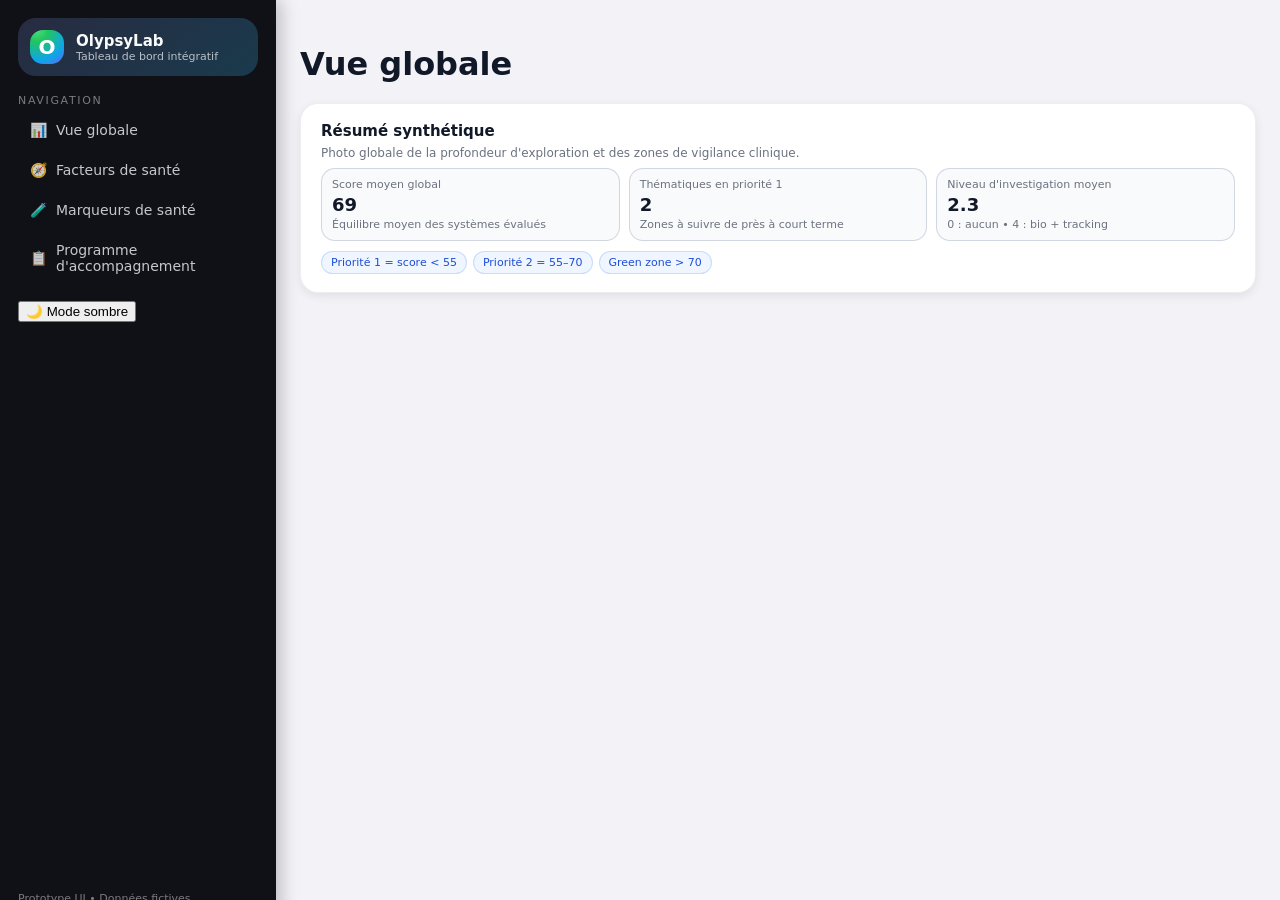
<file: index.html>
<!DOCTYPE html>
<html lang="fr">
<head>
    <meta charset="UTF-8" />
    <title>OlypsyLab</title>
    <meta http-equiv="refresh" content="0; url=project-root/pages/vue-globale.html">
    <style>
        body {
            margin: 0;
            padding: 0;
            font-family: -apple-system, BlinkMacSystemFont, "SF Pro Text", system-ui, sans-serif;
            background: #f2f2f7;
            color: #111827;
            display: flex;
            align-items: center;
            justify-content: center;
            min-height: 100vh;
        }
        .loading-container {
            text-align: center;
        }
        h1 {
            font-size: 32px;
            font-weight: 700;
            margin-bottom: 20px;
        }
        p {
            color: #6b7280;
            margin-bottom: 20px;
        }
        a {
            color: #0a84ff;
            text-decoration: none;
        }
        a:hover {
            text-decoration: underline;
        }
    </style>
</head>
<body>
    <div class="loading-container">
        <h1>OlypsyLab</h1>
        <p>Redirection automatique vers la vue globale en cours…</p>
        <a href="project-root/pages/vue-globale.html">Cliquez ici si la redirection ne fonctionne pas</a>
    </div>
</body>
</html>
</file>
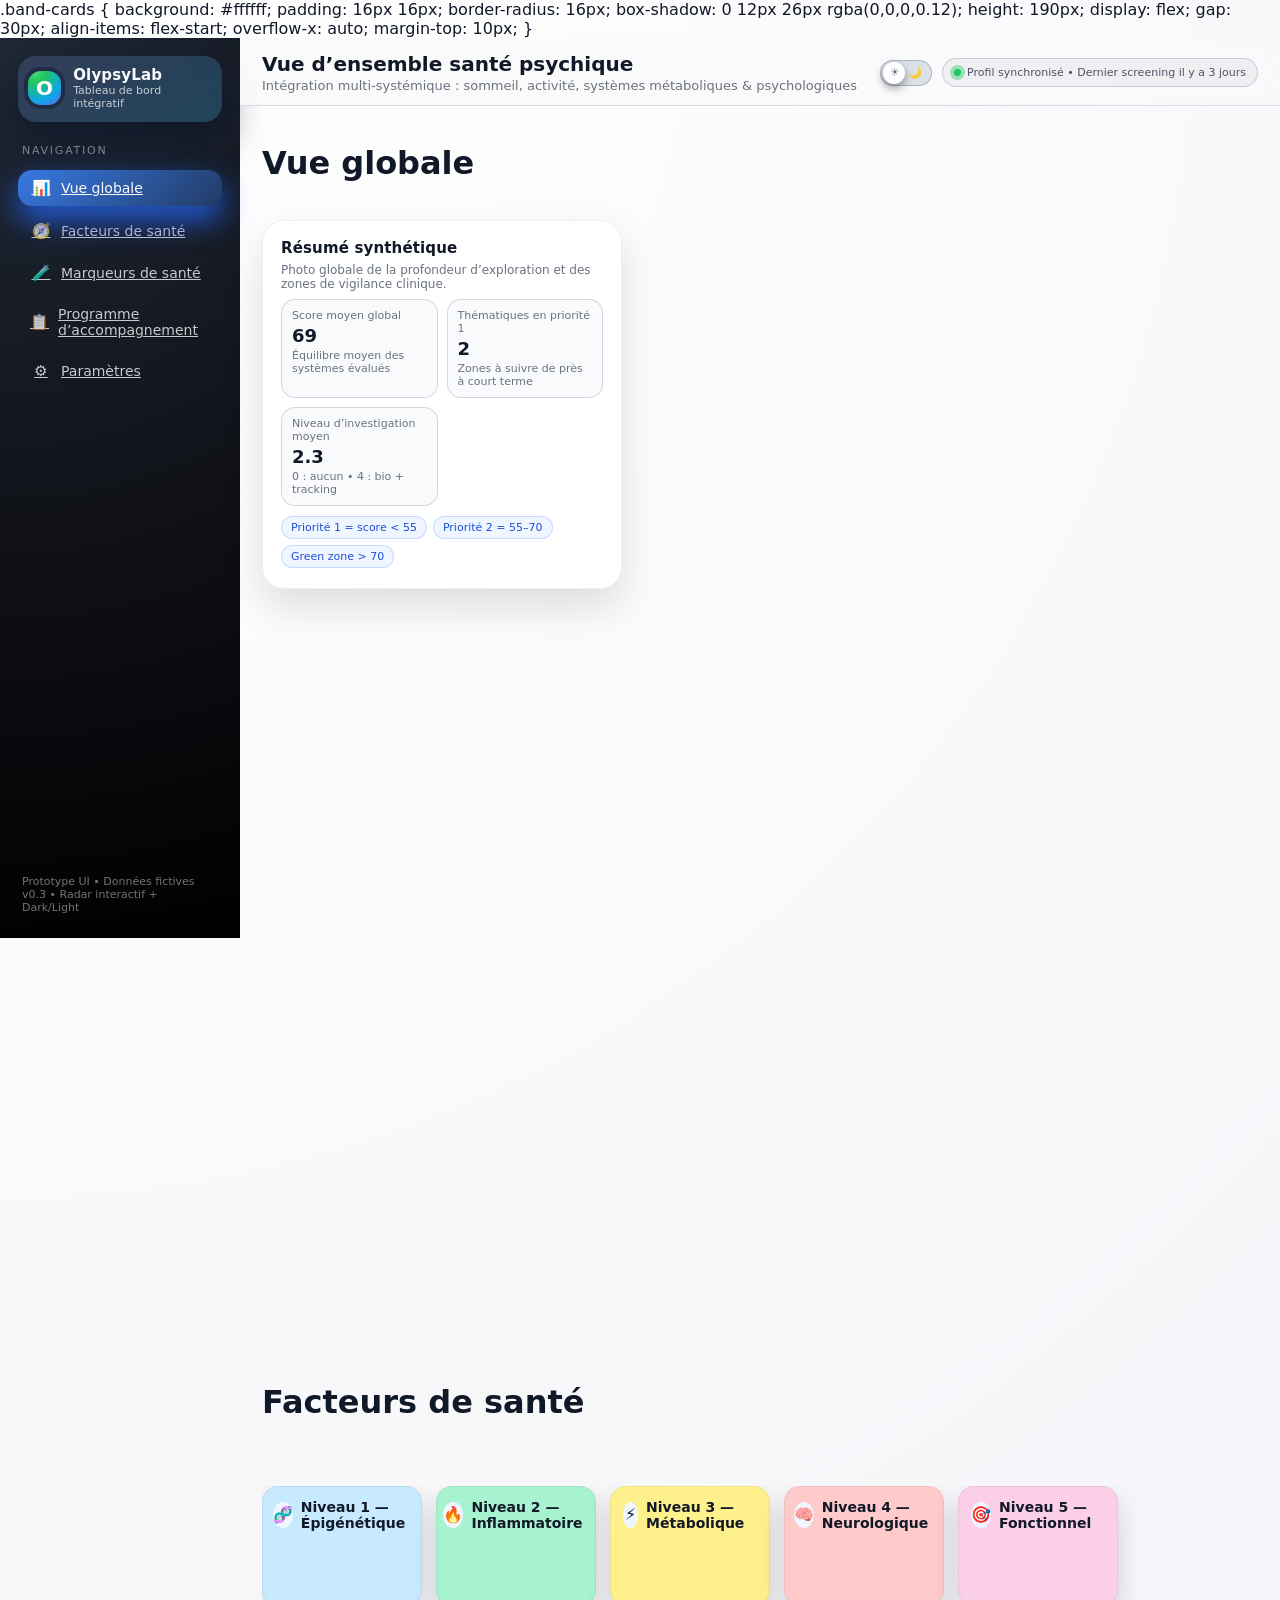
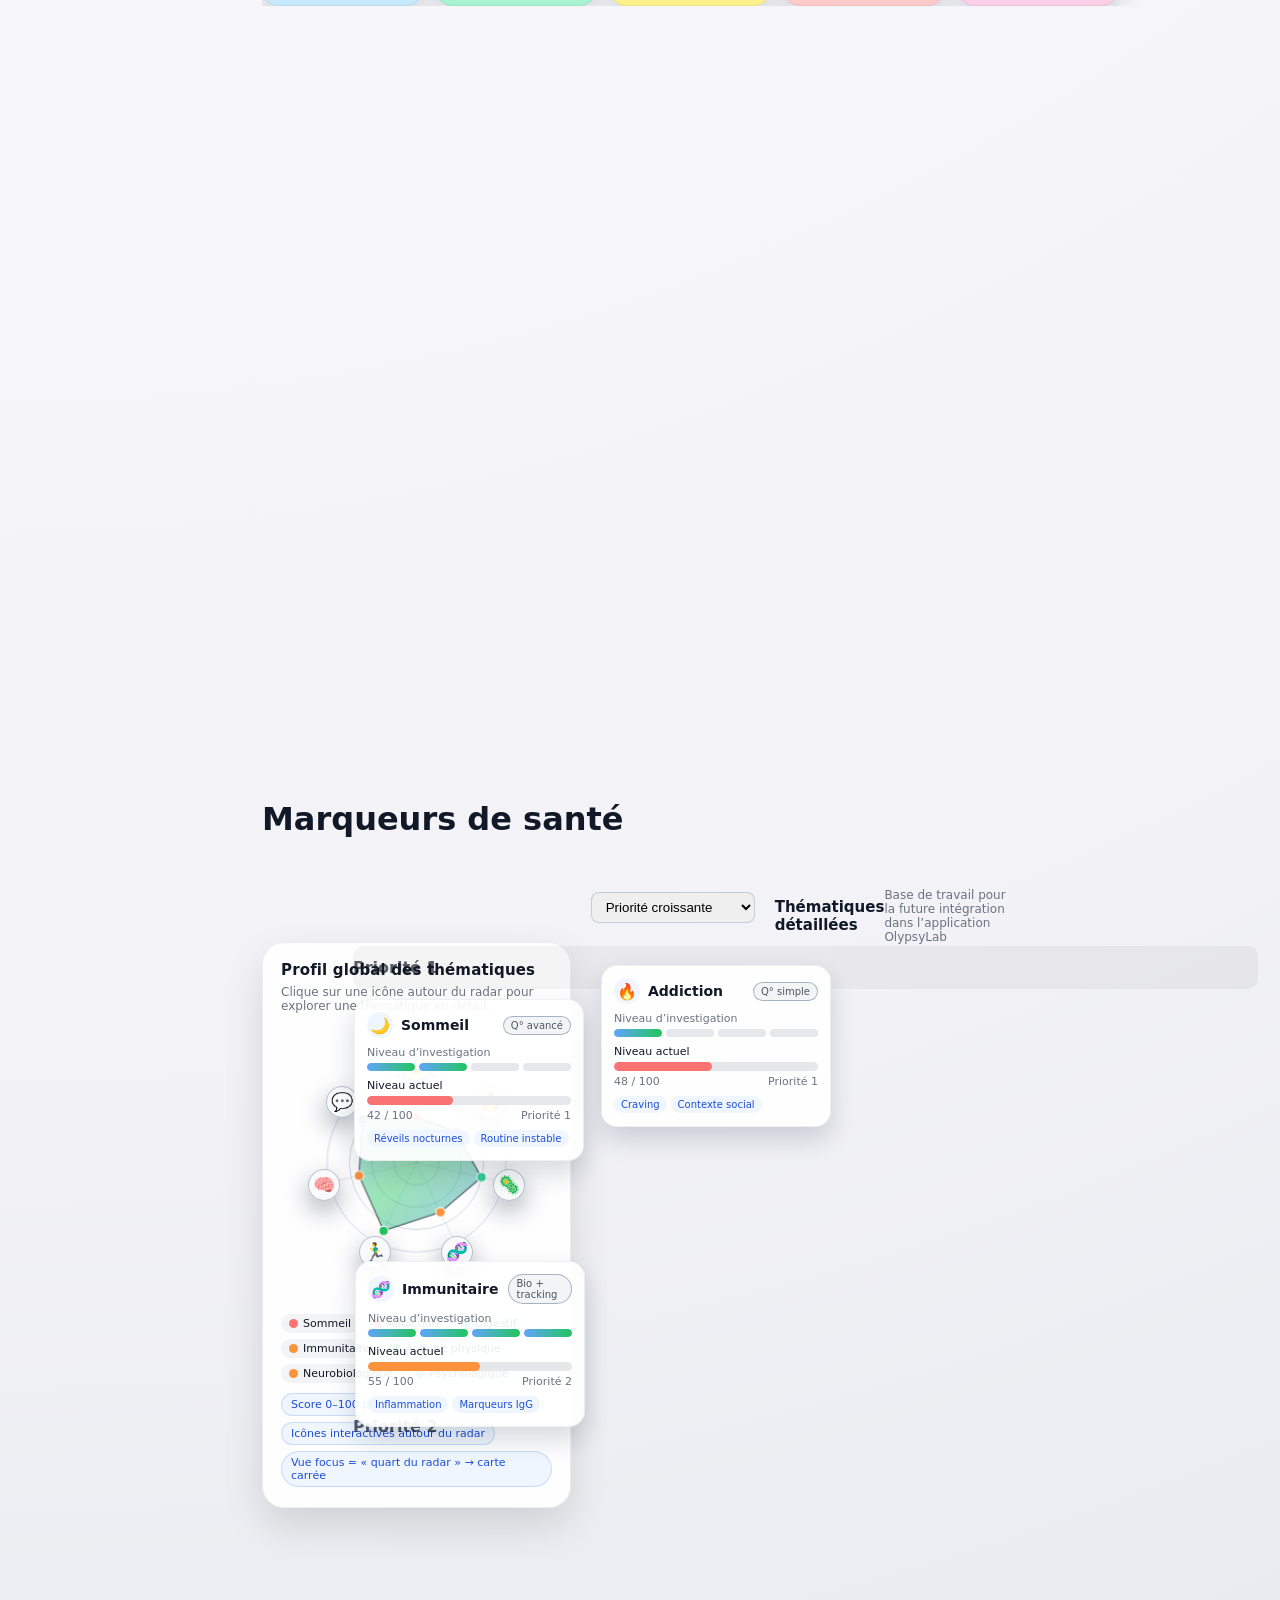
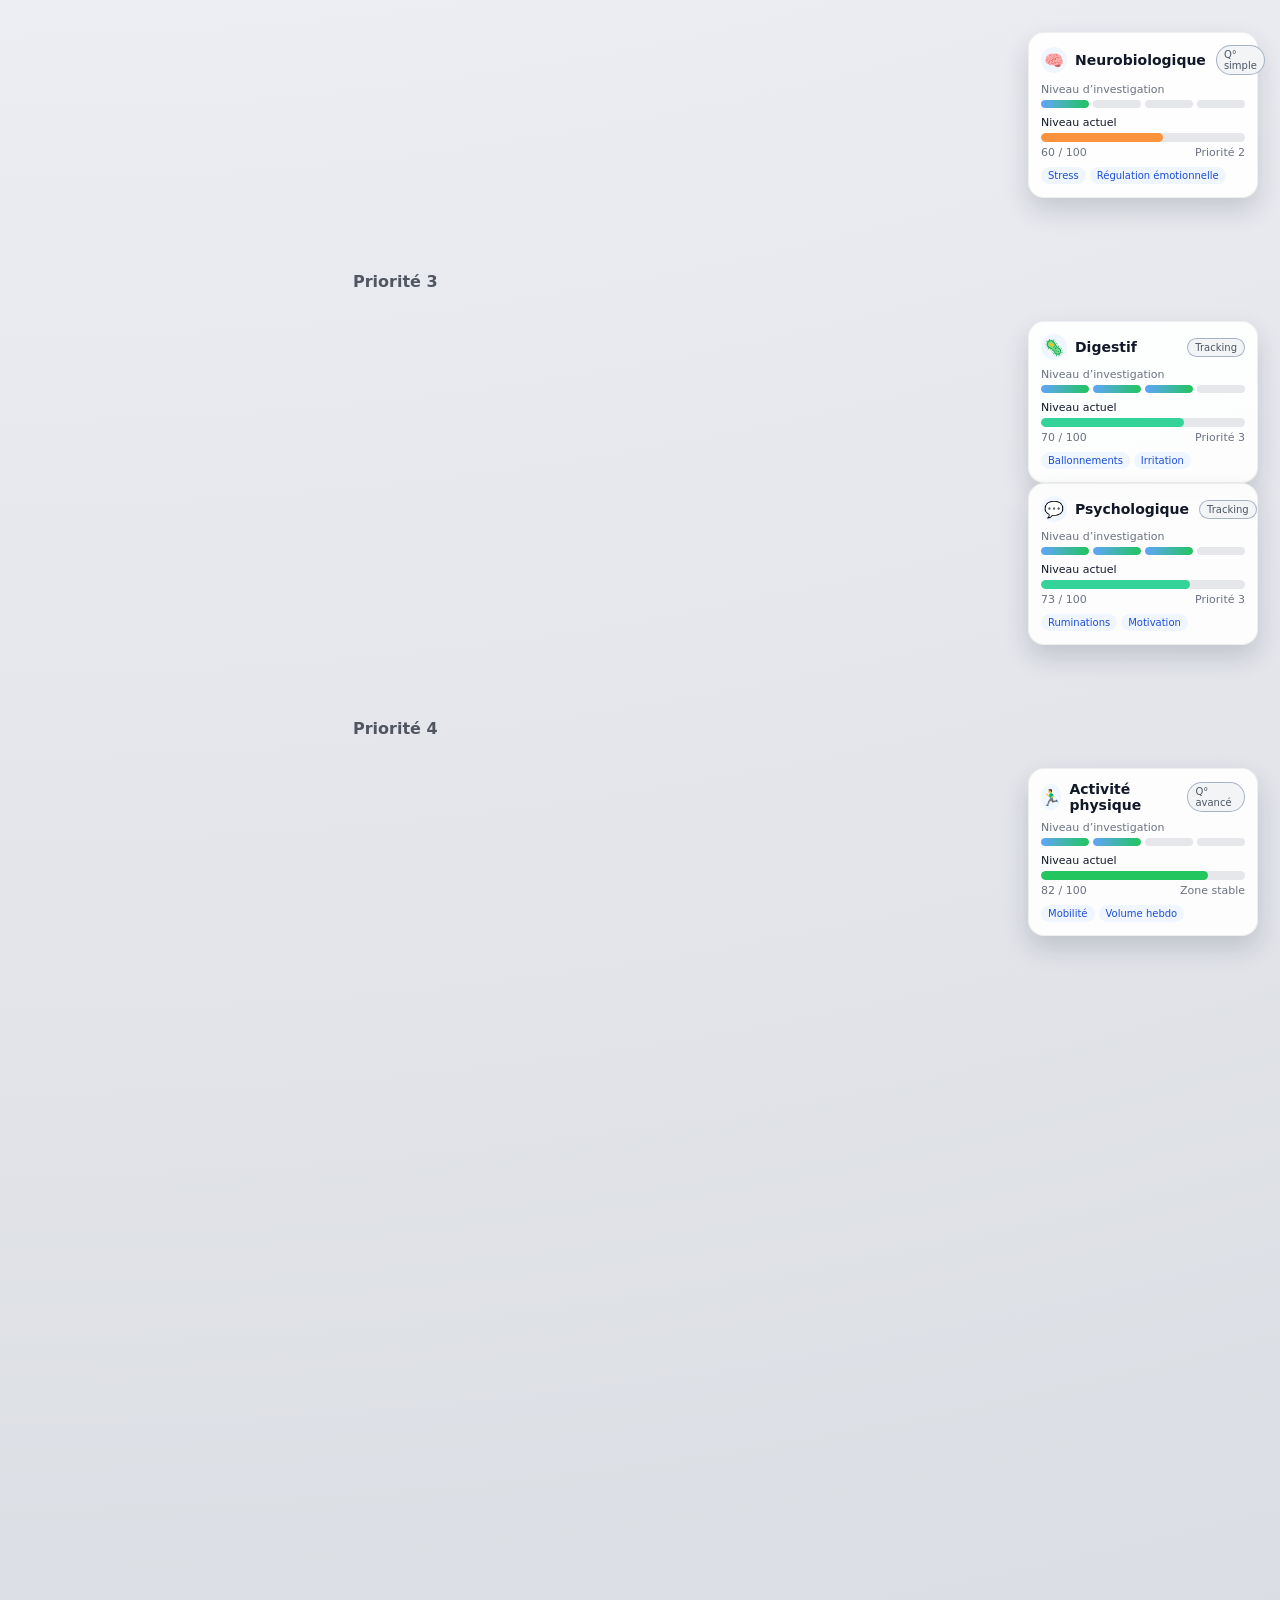
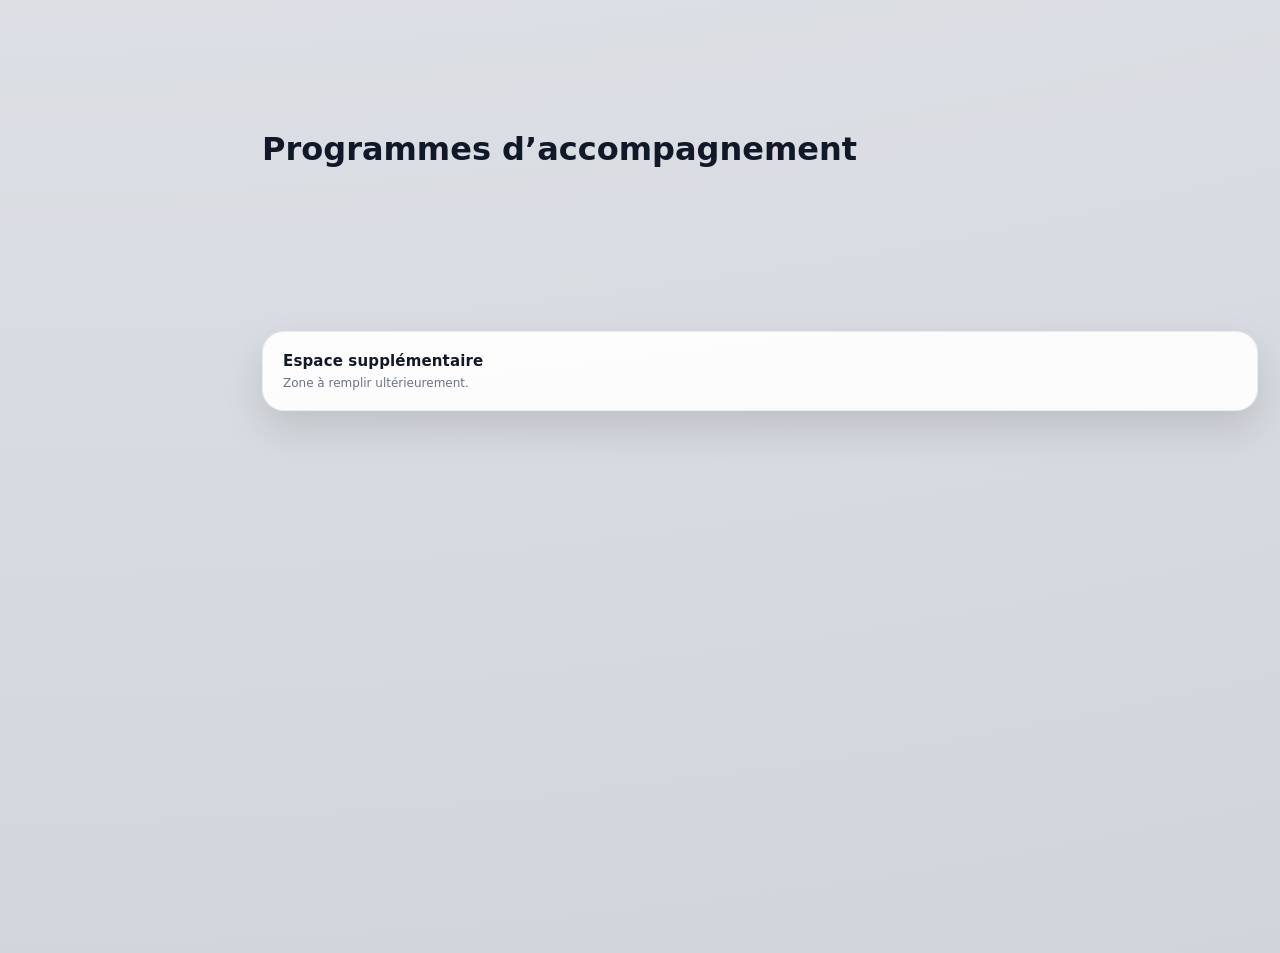
<file: Marqueurs_Navigateur 0.2.html>
<!DOCTYPE html>
<html lang="fr">
<head>
<meta charset="UTF-8" />
<meta name="viewport" content="width=device-width, initial-scale=1.0" />
<title>OlypsyLab – Dashboard Premium</title>

<style>
    :root {
        --bg: #f2f2f7;
        --bg-elevated: #ffffff;
        --bg-sidebar: #101117;
        --accent: #0a84ff;
        --accent-soft: #e5f1ff;
        --text-primary: #111827;
        --text-secondary: #6b7280;
        --border-subtle: rgba(0,0,0,0.06);
        --shadow-soft: 0 18px 40px rgba(0,0,0,0.12);
        --radius-large: 22px;
        --radius-medium: 16px;
    }

    body.dark {
        --bg: #050712;
        --bg-elevated: #0b1020;
        --bg-sidebar: #020308;
        --accent: #4facff;
        --accent-soft: rgba(56,189,248,0.16);
        --text-primary: #f9fafb;
        --text-secondary: #9ca3af;
        --border-subtle: rgba(148,163,184,0.45);
        --shadow-soft: 0 20px 60px rgba(0,0,0,0.8);
    }

    * { box-sizing: border-box; }

    body {
        margin: 0;
        font-family: -apple-system, BlinkMacSystemFont, "SF Pro Text", system-ui, sans-serif;
        background: radial-gradient(circle at top left,#ffffff 0,var(--bg) 45%,#d1d5db 100%);
        color: var(--text-primary);
        -webkit-font-smoothing: antialiased;
        transition: background .25s ease, color .25s ease;
    }
    body.dark {
        background: radial-gradient(circle at top left,#020617 0,var(--bg) 55%,#020617 100%);
    }

    .app-shell {
        display: flex;
        min-height: 100vh;
    }

    /* SIDEBAR */

    .sidebar {
        width: 240px;
        background: radial-gradient(circle at top left,#1f2937 0,var(--bg-sidebar) 55%,#000 100%);
        color: #f9fafb;
        padding: 18px 18px 24px;
        display: flex;
        flex-direction: column;
        gap: 18px;
        position: sticky;
        top: 0;
        height: 100vh;
    }

    .logo-block {
        display: flex;
        align-items: center;
        gap: 12px;
        padding: 10px 10px 12px;
        border-radius: 18px;
        background: linear-gradient(145deg, rgba(148,163,253,0.18), rgba(56,189,248,0.24));
        box-shadow: 0 18px 40px rgba(15,23,42,0.8);
    }

    .logo-icon {
        width: 34px;
        height: 34px;
        border-radius: 13px;
        background: radial-gradient(circle at 20% 0, #4ade80 0, #22c55e 26%, #0ea5e9 70%, #6366f1 100%);
        display: flex;
        align-items: center;
        justify-content: center;
        color: white;
        font-weight: 700;
        font-size: 20px;
        box-shadow: 0 0 0 4px rgba(15,23,42,0.45);
    }

    .logo-text-title { font-size: 15px; font-weight: 600; letter-spacing: .01em; }
    .logo-text-sub { font-size: 11px; opacity: 0.76; }

    .sidebar-section-label {
        font-size: 11px;
        text-transform: uppercase;
        letter-spacing: .16em;
        opacity: 0.45;
        padding: 4px 4px 0;
    }

    .sidebar-nav {
        display: flex;
        flex-direction: column;
        gap: 6px;
        margin-top: 14px;
    }

    .nav-item {
        padding: 9px 12px;
        border-radius: 14px;
        display: flex;
        align-items: center;
        gap: 9px;
        font-size: 14px;
        color: rgba(249,250,251,0.78);
        cursor: pointer;
        transition: background .18s ease, transform .12s ease, color .18s ease;
    }

    .nav-item span.icon {
        width: 22px;
        text-align: center;
        font-size: 15px;
    }

    .nav-item.active {
        background: linear-gradient(135deg, rgba(59,130,246,0.9), rgba(59,130,246,0.3));
        color: #f9fafb;
        box-shadow: 0 14px 30px rgba(37,99,235,0.9);
        transform: translateY(-1px);
    }

    .nav-item:hover:not(.active) {
        background: rgba(148,163,184,0.15);
        transform: translateY(-1px);
    }

    .sidebar-footer {
        margin-top: auto;
        font-size: 11px;
        opacity: 0.45;
        padding: 0 4px;
    }

    /* MAIN */

    .main-area {
        flex: 1;
        display: flex;
        flex-direction: column;
        min-width: 0;
    }

    .main-header {
        position: sticky;
        top: 0;
        z-index: 10;
        background: rgba(249,250,251,0.85);
        backdrop-filter: saturate(160%) blur(18px);
        border-bottom: 1px solid rgba(148,163,184,0.35);
        transition: background .25s ease, border-color .25s ease;
    }
    body.dark .main-header {
        background: rgba(15,23,42,0.88);
        border-bottom-color: rgba(31,41,55,0.9);
    }

    .main-header-inner {
        display: flex;
        align-items: center;
        justify-content: space-between;
        padding: 14px 22px 12px;
    }

    .main-title-block { display: flex; flex-direction: column; gap: 2px; }
    .main-title { font-size: 20px; font-weight: 650; }
    .main-subtitle { font-size: 13px; color: var(--text-secondary); }

    .header-right {
        display: flex;
        align-items: center;
        gap: 10px;
    }

    .header-pill {
        padding: 7px 11px;
        border-radius: 999px;
        background: rgba(15,23,42,0.04);
        border: 1px solid rgba(148,163,184,0.45);
        font-size: 11px;
        display: inline-flex;
        align-items: center;
        gap: 6px;
        color: #4b5563;
    }
    body.dark .header-pill {
        background: rgba(15,23,42,0.65);
        color: #e5e7eb;
    }

    .status-dot {
        width: 7px; height: 7px; border-radius: 50%;
        background: #22c55e;
        box-shadow: 0 0 0 4px rgba(34,197,94,0.4);
    }

    /* Dark / Light toggle */

    .theme-toggle {
        position: relative;
        width: 52px;
        height: 26px;
        border-radius: 999px;
        background: rgba(148,163,184,0.3);
        border: 1px solid rgba(148,163,184,0.7);
        display: flex;
        align-items: center;
        padding: 2px;
        cursor: pointer;
        font-size: 11px;
        color: #6b7280;
    }
    body.dark .theme-toggle {
        background: rgba(15,23,42,0.9);
        border-color: rgba(55,65,81,0.95);
        color: #e5e7eb;
    }

    .theme-toggle-knob {
        position: absolute;
        width: 22px;
        height: 22px;
        border-radius: 999px;
        background: #ffffff;
        box-shadow: 0 4px 10px rgba(0,0,0,0.4);
        transition: transform .22s cubic-bezier(0.21,0.9,0.32,1.2), background .22s ease;
    }
    body.dark .theme-toggle-knob {
        transform: translateX(24px);
        background: #020617;
    }

    .theme-toggle-labels {
        width: 100%;
        display: flex;
        justify-content: space-between;
        padding: 0 7px;
        z-index: 1;
    }

    .main-content {
        padding: 20px 22px 24px;
        display: flex;
        flex-direction: column;
        gap: 18px;
    }

    /* TOP ROW */

    .top-row {
        display: grid;
        grid-template-columns: minmax(260px, 360px) minmax(220px, 1fr);
        gap: 18px;
        align-items: stretch;
    }

    .card {
        background: rgba(255,255,255,0.92);
        border-radius: var(--radius-large);
        box-shadow: var(--shadow-soft);
        border: 1px solid rgba(148,163,184,0.18);
        padding: 18px 18px 20px;
        position: relative;
        overflow: hidden;
        transition: background .25s ease, border-color .25s ease, box-shadow .25s ease;
    }
    body.dark .card {
        background: rgba(15,23,42,0.95);
        border-color: rgba(31,41,55,0.95);
        box-shadow: 0 22px 60px rgba(0,0,0,0.9);
    }

    .card h2 {
        margin: 0 0 6px;
        font-size: 15px;
        font-weight: 600;
        letter-spacing: .01em;
    }

    .card p {
        margin: 0;
        font-size: 12px;
        color: var(--text-secondary);
    }

    /* RADAR + ICONS */

    .radar-wrapper {
        position: relative;
        margin-top: 10px;
        padding: 8px 4px 10px;
        max-width: 360px;
        margin-inline: auto;
    }

    canvas#radarCanvas {
        width: 100%;
        max-width: 340px;
        aspect-ratio: 1/1;
        display: block;
        margin: 0 auto;
    }

    .radar-icons-ring {
        position: absolute;
        inset: 0;
        pointer-events: none;
    }

    .radar-icon-btn {
        position: absolute;
        width: 40px;
        height: 40px;
        border-radius: 999px;
        border: 1px solid rgba(148,163,184,0.65);
        background: rgba(249,250,251,0.96);
        display: flex;
        align-items: center;
        justify-content: center;
        font-size: 20px;
        box-shadow: 0 10px 24px rgba(15,23,42,0.35);
        cursor: pointer;
        pointer-events: auto;
        transform: translate(-50%, -50%);
        transition: transform .16s ease, box-shadow .16s ease, border-color .16s ease, background .16s ease;
    }
    body.dark .radar-icon-btn {
        background: rgba(15,23,42,0.96);
        border-color: rgba(55,65,81,0.95);
    }

    .radar-icon-btn:hover {
        transform: translate(-50%, -52%);
        box-shadow: 0 16px 36px rgba(15,23,42,0.6);
        border-color: var(--accent);
    }

    .radar-icon-btn.active {
        border-color: var(--accent);
        box-shadow: 0 18px 40px rgba(37,99,235,0.9);
    }

    .radar-legend {
        margin-top: 10px;
        display: flex;
        flex-wrap: wrap;
        gap: 6px;
        font-size: 11px;
    }

    .legend-item {
        display: inline-flex;
        align-items: center;
        gap: 5px;
        padding: 3px 8px;
        border-radius: 999px;
        background: #f3f4f6;
    }
    body.dark .legend-item {
        background: rgba(15,23,42,0.9);
        border: 1px solid rgba(55,65,81,0.9);
    }

    .legend-color {
        width: 9px;
        height: 9px;
        border-radius: 50%;
    }

    .pill-row {
        margin-top: 10px;
        display: flex;
        flex-wrap: wrap;
        gap: 6px;
    }

    .small-pill {
        font-size: 11px;
        padding: 4px 9px;
        border-radius: 999px;
        background: #eff6ff;
        color: #1d4ed8;
        border: 1px solid rgba(59,130,246,0.22);
    }
    body.dark .small-pill {
        background: rgba(15,23,42,0.9);
        color: #bfdbfe;
        border-color: rgba(37,99,235,0.9);
    }

    /* FOCUS PANEL (quart qui devient carré) */

    .focus-panel {
        position: absolute;
        inset: 60px 10px 12px;
        border-radius: 18px;
        background: radial-gradient(circle at top left, rgba(56,189,248,0.25), rgba(15,23,42,0.9));
        color: #f9fafb;
        padding: 14px 14px 14px;
        box-shadow: 0 18px 44px rgba(15,23,42,0.9);
        transform-origin: center;
        transform: scale(0.6);
        opacity: 0;
        pointer-events: none;
        transition: opacity .22s ease, transform .22s cubic-bezier(0.21,0.9,0.32,1.2);
        display: flex;
        flex-direction: column;
        gap: 8px;
    }
    body.dark .focus-panel {
        background: radial-gradient(circle at top left, rgba(56,189,248,0.18), rgba(15,23,42,0.95));
    }

    .focus-panel.visible {
        opacity: 1;
        transform: scale(1);
        pointer-events: auto;
    }

    .focus-header {
        display: flex;
        align-items: center;
        justify-content: space-between;
        gap: 10px;
    }

    .focus-title-block {
        display: flex;
        align-items: center;
        gap: 8px;
    }

    .focus-icon {
        width: 30px;
        height: 30px;
        border-radius: 999px;
        background: rgba(15,23,42,0.7);
        display: flex;
        align-items: center;
        justify-content: center;
        font-size: 18px;
    }

    .focus-title {
        font-size: 15px;
        font-weight: 600;
    }

    .focus-chip {
        font-size: 10px;
        padding: 3px 8px;
        border-radius: 999px;
        background: rgba(15,23,42,0.8);
        border: 1px solid rgba(191,219,254,0.8);
    }

    .focus-body {
        font-size: 12px;
        line-height: 1.5;
        opacity: 0.95;
    }

    .focus-tags {
        display: flex;
        flex-wrap: wrap;
        gap: 4px;
        margin-top: 4px;
    }

    .focus-tag {
        font-size: 10px;
        padding: 3px 7px;
        border-radius: 999px;
        background: rgba(15,23,42,0.8);
        border: 1px solid rgba(191,219,254,0.6);
    }

    .focus-metrics {
        margin-top: 4px;
        display: flex;
        flex-wrap: wrap;
        gap: 8px;
        font-size: 11px;
    }

    .focus-metric-pill {
        padding: 4px 8px;
        border-radius: 999px;
        background: rgba(15,23,42,0.9);
        border: 1px solid rgba(148,163,184,0.8);
    }

    .focus-back-btn {
        margin-top: auto;
        align-self: flex-start;
        padding: 6px 10px;
        border-radius: 999px;
        border: 1px solid rgba(191,219,254,0.8);
        background: rgba(15,23,42,0.9);
        color: #e5e7eb;
        font-size: 11px;
        display: inline-flex;
        align-items: center;
        gap: 6px;
        cursor: pointer;
    }

    /* SUMMARY CARD */

    .summary-metrics {
        margin-top: 8px;
        display: grid;
        grid-template-columns: repeat(auto-fit, minmax(110px, 1fr));
        gap: 9px;
    }

    .metric {
        padding: 9px 10px;
        border-radius: 14px;
        background: #f9fafb;
        border: 1px solid rgba(148,163,184,0.4);
        display: flex;
        flex-direction: column;
        gap: 3px;
    }
    body.dark .metric {
        background: rgba(15,23,42,0.9);
        border-color: rgba(55,65,81,0.9);
    }

    .metric-label { font-size: 11px; color: var(--text-secondary); }
    .metric-value { font-size: 18px; font-weight: 600; }
    .metric-extra { font-size: 11px; color: var(--text-secondary); }

    /* TOPIC GRID */

    .grid-title-row {
        display: flex;
        justify-content: space-between;
        align-items: center;
        margin-top: 6px;
    }

    .grid-title-row h2 {
        margin: 0;
        font-size: 15px;
        font-weight: 600;
    }

    .grid-title-row span {
        font-size: 12px;
        color: var(--text-secondary);
    }

    .topic-grid {
        margin-top: 10px;
        display: grid;
        grid-template-columns: repeat(auto-fit, minmax(230px, 1fr));
        gap: 14px;
    }

    .topic-card {
        background: rgba(255,255,255,0.92);
        border-radius: var(--radius-medium);
        border: 1px solid var(--border-subtle);
        padding: 12px 12px 13px;
        box-shadow: 0 12px 26px rgba(15,23,42,0.16);
        display: flex;
        flex-direction: column;
        gap: 8px;
        transform: translateY(0);
        transition: transform .18s ease, box-shadow .18s ease, border-color .18s ease, background .25s ease;
    }
    body.dark .topic-card {
        background: rgba(15,23,42,0.98);
        border-color: rgba(55,65,81,0.9);
        box-shadow: 0 20px 54px rgba(0,0,0,0.9);
    }

    .topic-card:hover {
        transform: translateY(-4px);
        box-shadow: 0 18px 40px rgba(15,23,42,0.22);
        border-color: rgba(59,130,246,0.55);
    }

    .topic-header {
        display: flex;
        align-items: center;
        justify-content: space-between;
        gap: 10px;
    }

    .topic-title-block {
        display: flex;
        align-items: center;
        gap: 8px;
    }

    .topic-icon {
        width: 26px;
        height: 26px;
        border-radius: 50%;
        display: flex;
        align-items: center;
        justify-content: center;
        font-size: 16px;
        background: #eff6ff;
    }
    body.dark .topic-icon {
        background: rgba(15,23,42,0.9);
        border: 1px solid rgba(59,130,246,0.8);
    }

    .topic-name { font-size: 14px; font-weight: 550; }

    .topic-chip {
        font-size: 10px;
        padding: 3px 7px;
        border-radius: 999px;
        background: #f3f4f6;
        color: #4b5563;
        border: 1px solid rgba(148,163,184,0.8);
    }
    body.dark .topic-chip {
        background: rgba(15,23,42,0.9);
        color: #e5e7eb;
        border-color: rgba(55,65,81,0.9);
    }

    .investigation-row {
        font-size: 11px;
        color: var(--text-secondary);
        display: flex;
        flex-direction: column;
        gap: 4px;
    }

    .steps { display: flex; gap: 4px; }

    .step {
        flex: 1;
        height: 8px;
        border-radius: 999px;
        background: #e5e7eb;
        position: relative;
        overflow: hidden;
    }
    body.dark .step {
        background: rgba(31,41,55,0.9);
    }

    .step.active::before {
        content: "";
        position: absolute;
        inset: 0;
        border-radius: 999px;
        background: linear-gradient(90deg,#60a5fa,#22c55e);
    }

    .score-row { font-size: 11px; display: flex; flex-direction: column; gap: 4px; }

    .score-bar {
        width: 100%;
        height: 9px;
        border-radius: 999px;
        background: #e5e7eb;
        overflow: hidden;
    }
    body.dark .score-bar {
        background: rgba(31,41,55,0.95);
    }

    .score-fill {
        height: 100%;
        border-radius: 999px;
        transition: width 0.9s cubic-bezier(0.21,0.9,0.35,1);
    }

    .score-label-row {
        display: flex;
        justify-content: space-between;
        font-size: 11px;
        color: var(--text-secondary);
    }

    .tags { display: flex; flex-wrap: wrap; gap: 4px; }
    .tag {
        font-size: 10px;
        padding: 3px 7px;
        border-radius: 999px;
        background: #eff6ff;
        color: #1d4ed8;
    }
    body.dark .tag {
        background: rgba(15,23,42,0.95);
        color: #bfdbfe;
        border: 1px solid rgba(37,99,235,0.9);
    }

    /* RESPONSIVE */

    @media (max-width: 900px) {
        .sidebar { display: none; }
        .main-header-inner { padding-inline: 16px; }
        .main-content { padding-inline: 16px; }
    }

    @media (max-width: 720px) {
        .top-row { grid-template-columns: 1fr; }
    }

    @keyframes fadeUp {
        from { opacity: 0; transform: translateY(12px); }
        to { opacity: 1; transform: translateY(0); }
    }
</style>
.band-cards {
    background: #ffffff;
    padding: 16px 16px;
    border-radius: 16px;
    box-shadow: 0 12px 26px rgba(0,0,0,0.12);
    height: 190px;
    display: flex;
    gap: 30px;
    align-items: flex-start;
    overflow-x: auto;
    margin-top: 10px;
}
</head>
<body>

<div class="app-shell">

    <!-- SIDEBAR -->
    <aside class="sidebar">
        <div class="logo-block">
            <div class="logo-icon">O</div>
            <div>
                <div class="logo-text-title">OlypsyLab</div>
                <div class="logo-text-sub">Tableau de bord intégratif</div>
            </div>
        </div>

        <div>
            <div class="sidebar-section-label">Navigation</div>
            <div class="sidebar-nav">
                <a href="#vue-globale-title" class="nav-item" id="nav-vueglobale">
                    <span class="icon">📊</span>
                    <span>Vue globale</span>
                </a>
                <a href="#facteurs-sante" class="nav-item" id="nav-facteurs">
                    <span class="icon">🧭</span>
                    <span>Facteurs de santé</span>
                </a>
                <a href="#marqueurs-sante" class="nav-item" id="nav-marqueurs">
                    <span class="icon">🧪</span>
                    <span>Marqueurs de santé</span>
                </a>
                <a href="#programme-accompagnement" class="nav-item" id="nav-programme">
                    <span class="icon">📋</span>
                    <span>Programme d’accompagnement</span>
                </a>
                <a href="#parametres" class="nav-item">
                    <span class="icon">⚙️</span>
                    <span>Paramètres</span>
                </a>
            </div>
        </div>

        <div class="sidebar-footer">
            Prototype UI • Données fictives<br/>
            v0.3 • Radar interactif + Dark/Light
        </div>
    </aside>

    <!-- MAIN -->
    <main class="main-area">
        <header class="main-header">
            <div class="main-header-inner">
                <div class="main-title-block">
                    <div class="main-title">Vue d’ensemble santé psychique</div>
                    <div class="main-subtitle">
                        Intégration multi-systémique : sommeil, activité, systèmes métaboliques & psychologiques
                    </div>
                </div>
                <div class="header-right">
                    <div class="theme-toggle" id="themeToggle">
                        <div class="theme-toggle-knob"></div>
                        <div class="theme-toggle-labels">
                            <span>☀️</span><span>🌙</span>
                        </div>
                    </div>
                    <div class="header-pill">
                        <span class="status-dot"></span>
                        Profil synchronisé • Dernier screening il y a 3 jours
                    </div>
                </div>
            </div>
        </header>

        <section class="main-content">

            <!-- TOP LAYER -->
            <div class="section-trigger" data-section="vueglobale"></div>
            <h1 id="vue-globale-title" style="font-size:32px; margin:0 0 20px;">Vue globale</h1>
            <div class="top-row">
                <!-- SUMMARY -->
                <div class="card">
                    <h2>Résumé synthétique</h2>
                    <p>Photo globale de la profondeur d’exploration et des zones de vigilance clinique.</p>

                    <div class="summary-metrics">
                        <div class="metric">
                            <div class="metric-label">Score moyen global</div>
                            <div class="metric-value" id="globalScore">–</div>
                            <div class="metric-extra">Équilibre moyen des systèmes évalués</div>
                        </div>
                        <div class="metric">
                            <div class="metric-label">Thématiques en priorité 1</div>
                            <div class="metric-value" id="priorityCount">–</div>
                            <div class="metric-extra">Zones à suivre de près à court terme</div>
                        </div>
                        <div class="metric">
                            <div class="metric-label">Niveau d’investigation moyen</div>
                            <div class="metric-value" id="investigationMean">–</div>
                            <div class="metric-extra">0 : aucun • 4 : bio + tracking</div>
                        </div>
                    </div>

                    <div class="pill-row">
                        <span class="small-pill">Priorité 1 = score &lt; 55</span>
                        <span class="small-pill">Priorité 2 = 55–70</span>
                        <span class="small-pill">Green zone &gt; 70</span>
                    </div>
                </div>
            </div>

            <!-- GRID OF TOPICS -->

            <!-- EXTRA SECTIONS -->

            <div style="height:700px;"></div>
            <div class="section-trigger" data-section="facteurs"></div>
            <h1 id="facteurs-sante" style="font-size:32px; margin-top:40px;">Facteurs de santé</h1>

            <!-- FACTEURS DE SANTÉ — INTERFACE VISUELLE (CARDS VERSION) -->
            <div id="facteurs-sante-schema" style="margin-top:20px; max-height:350px; overflow-y:auto; padding-right:8px;">
                
                <div style="display:flex; flex-direction:row; gap:14px; flex-wrap:wrap;">

                    <!-- Niveau 1 -->
                    <div class="topic-card" style="background:#c7eaff; width:160px; min-height:120px; display:flex; align-items:center;">
                        <div class="topic-header">
                            <div class="topic-title-block">
                                <div class="topic-icon">🧬</div>
                                <div class="topic-name">Niveau 1 — Épigénétique</div>
                            </div>
                        </div>
                    </div>

                    <!-- Niveau 2 -->
                    <div class="topic-card" style="background:#a7f3d0; width:160px; min-height:120px; display:flex; align-items:center;">
                        <div class="topic-header">
                            <div class="topic-title-block">
                                <div class="topic-icon">🔥</div>
                                <div class="topic-name">Niveau 2 — Inflammatoire</div>
                            </div>
                        </div>
                    </div>

                    <!-- Niveau 3 -->
                    <div class="topic-card" style="background:#fef08a; width:160px; min-height:120px; display:flex; align-items:center;">
                        <div class="topic-header">
                            <div class="topic-title-block">
                                <div class="topic-icon">⚡</div>
                                <div class="topic-name">Niveau 3 — Métabolique</div>
                            </div>
                        </div>
                    </div>

                    <!-- Niveau 4 -->
                    <div class="topic-card" style="background:#fecaca; width:160px; min-height:120px; display:flex; align-items:center;">
                        <div class="topic-header">
                            <div class="topic-title-block">
                                <div class="topic-icon">🧠</div>
                                <div class="topic-name">Niveau 4 — Neurologique</div>
                            </div>
                        </div>
                    </div>

                    <!-- Niveau 5 -->
                    <div class="topic-card" style="background:#fbcfe8; width:160px; min-height:120px; display:flex; align-items:center;">
                        <div class="topic-header">
                            <div class="topic-title-block">
                                <div class="topic-icon">🎯</div>
                                <div class="topic-name">Niveau 5 — Fonctionnel</div>
                            </div>
                        </div>
                    </div>

                </div>
            </div>

            <div style="height:700px;"></div>
            <div class="section-trigger" data-section="marqueurs"></div>
            <h1 id="marqueurs-sante" style="font-size:32px; margin-top:40px;">Marqueurs de santé</h1>

            <div id="marqueurs-layout" style="display:flex; gap:20px; align-items:flex-start;">
            <div class="card" id="radarCard" style="max-width:480px; margin:auto; margin-top:60px;">
                <h2>Profil global des thématiques</h2>
                <p>Clique sur une icône autour du radar pour explorer une thématique en détail.</p>

                <div class="radar-wrapper">
                    <canvas id="radarCanvas"></canvas>

                    <!-- Icônes autour du radar -->
                    <div class="radar-icons-ring" id="radarIconsRing"></div>

                    <!-- Panneau focus -->
                    <div class="focus-panel" id="focusPanel">
                        <div class="focus-header">
                            <div class="focus-title-block">
                                <div class="focus-icon" id="focusIcon">🌙</div>
                                <div>
                                    <div class="focus-title" id="focusTitle">Sommeil</div>
                                    <div class="focus-chip" id="focusChip">Questionnaire avancé + tracking</div>
                                </div>
                            </div>
                        </div>

                        <div class="focus-body" id="focusBody">
                            Description détaillée de la thématique sélectionnée.
                        </div>

                        <div class="focus-tags" id="focusTags"></div>

                        <div class="focus-metrics" id="focusMetrics"></div>

                        <button class="focus-back-btn" id="focusBackBtn">
                            ⟵ Retour au radar
                        </button>
                    </div>
                </div>

                <div class="radar-legend" id="radarLegend"></div>

                <div class="pill-row">
                    <span class="small-pill">Score 0–100 par thématique</span>
                    <span class="small-pill">Icônes interactives autour du radar</span>
                    <span class="small-pill">Vue focus = « quart du radar » → carte carrée</span>
                </div>
            </div>

            <div style="display:flex; justify-content:flex-end; margin:10px 0;">
                <select id="priorityFilter" style="padding:6px 10px; border-radius:8px; border:1px solid rgba(148,163,184,0.45);">
                    <option value="asc">Priorité croissante</option>
                    <option value="desc">Priorité décroissante</option>
                </select>
            </div>
            <div class="grid-title-row">
                <h2>Thématiques détaillées</h2>
                <span>Base de travail pour la future intégration dans l’application OlypsyLab</span>
            </div>
            <div class="topic-grid" id="topicGrid"></div>
            </div>

            <div style="height:700px;"></div>
            <div class="section-trigger" data-section="programme"></div>
            <h1 id="programme-accompagnement" style="font-size:32px; margin-top:40px;">Programmes d’accompagnement</h1>

            <div style="height:80px;"></div>

            <div class="card" id="programme-extra-block" style="padding:20px; margin-top:20px;">
                <h2>Espace supplémentaire</h2>
                <p>Zone à remplir ultérieurement.</p>
            </div>

            <div style="height:500px;"></div>

        </section>
    </main>
</div>

<script>
const topics = [
    {
        icon: "🌙",
        name: "Sommeil",
        investigation: 2,
        score: 42,
        tags: ["Réveils nocturnes", "Routine instable"],
        description: "Qualité globale du sommeil, continuité de nuit et stabilité des routines d’endormissement et de lever."
    },
    {
        icon: "🔥",
        name: "Addiction",
        investigation: 1,
        score: 48,
        tags: ["Craving", "Contexte social"],
        description: "Dynamique de dépendance, déclencheurs, gestion des envies et exposition aux contextes à risque."
    },
    {
        icon: "🦠",
        name: "Digestif",
        investigation: 3,
        score: 70,
        tags: ["Ballonnements", "Irritation"],
        description: "Fonction digestive, tolérances alimentaires, confort intestinal et liens avec l’inflammation systémique."
    },
    {
        icon: "🧬",
        name: "Immunitaire",
        investigation: 4,
        score: 55,
        tags: ["Inflammation", "Marqueurs IgG"],
        description: "Profil inflammatoire, réponses immunitaires et facteurs de vulnérabilité sur le moyen terme."
    },
    {
        icon: "🏃‍♂️",
        name: "Activité physique",
        investigation: 2,
        score: 82,
        tags: ["Mobilité", "Volume hebdo"],
        description: "Niveau d’activité, équilibre charge/récupération et intégration du mouvement dans le quotidien."
    },
    {
        icon: "🧠",
        name: "Neurobiologique",
        investigation: 1,
        score: 60,
        tags: ["Stress", "Régulation émotionnelle"],
        description: "Réactivité au stress, régulation des systèmes neurobiologiques et équilibre des états d’activation."
    },
    {
        icon: "💬",
        name: "Psychologique",
        investigation: 3,
        score: 73,
        tags: ["Ruminations", "Motivation"],
        description: "Schémas de pensée, dynamique motivationnelle, ruminations et ressources psychiques disponibles."
    }
];

function colorForScore(score) {
    if (score < 55) return "#f97373";
    if (score < 70) return "#fb923c";
    if (score < 82) return "#34d399";
    return "#22c55e";
}

// THEME TOGGLE
const themeToggle = document.getElementById("themeToggle");
themeToggle.addEventListener("click", () => {
    document.body.classList.toggle("dark");
});

// TOPIC CARDS
const grid = document.getElementById("topicGrid");

// regroupement par priorité
function priorityLevel(score){
    return score < 55 ? 1 : score < 70 ? 2 : score < 82 ? 3 : 4;
}

let grouped = {
    1: [],
    2: [],
    3: [],
    4: []
};

topics.forEach((t, index)=>{
    const p = priorityLevel(t.score);
    grouped[p].push({...t, index});
});

// fonction de création de carte
function createTopicCard(t){
    const card = document.createElement("div");
    if (t.name === "Sommeil") {
        card.style.position = "relative";
        card.style.left = "-674px";
        card.style.top = "-20px";
    }
    if (t.name === "Addiction") {
        card.style.position = "relative";
        card.style.left = "-427px";
        card.style.top = "-216px";
    }
    // Position adjustment for Immunitaire card
    if (t.name === "Immunitaire") {
        card.style.position = "relative";
        card.style.top = "-205px";
        card.style.left = "-673px";
    }
    card.className = "topic-card";
    card.style.animation = `fadeUp 0.5s ease forwards`;

    let stepsHTML = "";
    for (let i = 0; i < 4; i++) {
        stepsHTML += `<div class="step ${i < t.investigation ? "active" : ""}"></div>`;
    }

    const barColor = colorForScore(t.score);

    card.innerHTML = `
        <div class="topic-header">
            <div class="topic-title-block">
                <div class="topic-icon">${t.icon}</div>
                <div class="topic-name">${t.name}</div>
            </div>
            <div class="topic-chip">
                ${t.investigation === 0 ? "Non exploré" :
                    t.investigation === 1 ? "Q° simple" :
                    t.investigation === 2 ? "Q° avancé" :
                    t.investigation === 3 ? "Tracking" :
                    "Bio + tracking"}
            </div>
        </div>

        <div class="investigation-row">
            <span>Niveau d’investigation</span>
            <div class="steps">${stepsHTML}</div>
        </div>

        <div class="score-row">
            <span>Niveau actuel</span>
            <div class="score-bar">
                <div class="score-fill" style="background:${barColor}; width:0%;" data-target="${t.score}"></div>
            </div>
            <div class="score-label-row">
                <span>${t.score} / 100</span>
                <span>${priorityLevel(t.score) === 1 ? "Priorité 1" :
                        priorityLevel(t.score) === 2 ? "Priorité 2" :
                        priorityLevel(t.score) === 3 ? "Priorité 3" :
                        "Zone stable"}</span>
            </div>
        </div>

        <div class="tags">
            ${t.tags.map(tag => `<span class="tag">${tag}</span>`).join("")}
        </div>
    `;
    return card;
}

// affichage par lignes de priorité
function renderGrid(order="asc"){
    grid.innerHTML = "";
    const levels = order === "asc" ? [1,2,3,4] : [4,3,2,1];

    levels.forEach(level=>{
        if(grouped[level].length){
            const rowTitle = document.createElement("h3");
            rowTitle.textContent = `Priorité ${level}`;
            // Bandeau-style for Priorité 1
            if (level === 1) {
                rowTitle.style.background = "rgba(0,0,0,0.06)";
                rowTitle.style.display = "block";
                rowTitle.style.padding = "12px 16px";
                rowTitle.style.borderRadius = "10px";
                rowTitle.style.marginTop = "54px";
                rowTitle.style.fontWeight = "600";
                rowTitle.style.fontSize = "16px";
            }
            // Position the row title horizontally after the radar and vertically aligned with the radar card
            rowTitle.style.display = rowTitle.style.display || "inline-block";
            rowTitle.style.verticalAlign = "top";
            rowTitle.style.marginTop = rowTitle.style.marginTop || "60px";
            rowTitle.style.marginLeft = "-675px";
            rowTitle.style.paddingLeft = "0px";
            rowTitle.style.fontSize = rowTitle.style.fontSize || "16px";
            rowTitle.style.opacity = "0.7";
            grid.appendChild(rowTitle);

            const row = document.createElement("div");
            row.className = "band-cards";

            grouped[level].forEach(t=>{
                row.appendChild(createTopicCard(t));
            });

            grid.appendChild(row);
        }
    });
}

renderGrid();

// filtre
document.getElementById("priorityFilter").addEventListener("change", (e)=>{
    renderGrid(e.target.value);
});

window.addEventListener("load", () => {
    document.querySelectorAll(".score-fill").forEach(el => {
        const target = parseInt(el.getAttribute("data-target"), 10) || 0;
        requestAnimationFrame(() => {
            el.style.width = `${target}%`;
        });
    });

    computeSummary();
    initRadar();
    buildRadarIcons();
});

// SUMMARY
function computeSummary() {
    const scores = topics.map(t => t.score);
    const inv = topics.map(t => t.investigation);
    const avgScore = 69;
    const avgInvestigation = (inv.reduce((a,b)=>a+b,0) / inv.length).toFixed(1);
    const priority1 = topics.filter(t => t.score < 55).length;

    document.getElementById("globalScore").textContent = `${avgScore}`;
    document.getElementById("investigationMean").textContent = avgInvestigation;
    document.getElementById("priorityCount").textContent = priority1;
}

// RADAR (homemade)
let radarConfig = null;

function initRadar() {
    const canvas = document.getElementById("radarCanvas");
    const ctx = canvas.getContext("2d");

    const dpr = window.devicePixelRatio || 1;
    const size = canvas.clientWidth * dpr;
    canvas.width = size;
    canvas.height = size;

    const center = { x: size / 2, y: size / 2 };
    const maxRadius = size * 0.34;
    const levels = 4;

    const scores = topics.map(t => t.score);
    const angles = topics.map((_, i) => (Math.PI * 2 * i / topics.length) - Math.PI / 2);

    radarConfig = { canvas, ctx, size, center, maxRadius, levels, scores, angles };

    const startTime = performance.now();
    const duration = 900;

    function draw(now) {
        const progress = Math.min(1, (now - startTime) / duration);
        const eased = 1 - Math.pow(1 - progress, 3);

        drawRadarBase();
        drawRadarPolygon(eased);

        if (progress < 1) requestAnimationFrame(draw);
    }

    function drawRadarBase() {
        const { ctx, size, center, maxRadius, levels, angles } = radarConfig;
        ctx.clearRect(0,0,size,size);

        ctx.save();
        ctx.strokeStyle = "rgba(148,163,184,0.4)";
        ctx.lineWidth = 1;
        for (let l = 1; l <= levels; l++) {
            const r = maxRadius * l / levels;
            ctx.beginPath();
            ctx.arc(center.x, center.y, r, 0, Math.PI*2);
            ctx.stroke();
        }
        ctx.restore();

        ctx.save();
        ctx.strokeStyle = "rgba(148,163,184,0.25)";
        ctx.lineWidth = 1;
        angles.forEach(angle => {
            ctx.beginPath();
            ctx.moveTo(center.x, center.y);
            ctx.lineTo(center.x + maxRadius * Math.cos(angle), center.y + maxRadius * Math.sin(angle));
            ctx.stroke();
        });
        ctx.restore();
    }

    function drawRadarPolygon(eased = 1) {
        const { ctx, center, maxRadius, scores, angles } = radarConfig;

        ctx.save();
        const gradient = ctx.createLinearGradient(center.x - maxRadius, center.y - maxRadius, center.x + maxRadius, center.y + maxRadius);
        gradient.addColorStop(0, "rgba(56,189,248,0.38)");
        gradient.addColorStop(0.5, "rgba(34,197,94,0.45)");
        gradient.addColorStop(1, "rgba(59,130,246,0.48)");

        ctx.beginPath();
        scores.forEach((score, i) => {
            const ratio = (score / 100) * eased;
            const r = maxRadius * (0.15 + 0.85 * ratio);
            const x = center.x + r * Math.cos(angles[i]);
            const y = center.y + r * Math.sin(angles[i]);
            if (i === 0) ctx.moveTo(x,y); else ctx.lineTo(x,y);
        });
        ctx.closePath();
        ctx.fillStyle = gradient;
        ctx.fill();

        ctx.strokeStyle = "rgba(15,23,42,0.55)";
        ctx.lineWidth = 1.4;
        ctx.stroke();

        scores.forEach((score, i) => {
            const ratio = (score / 100) * eased;
            const r = maxRadius * (0.15 + 0.85 * ratio);
            const x = center.x + r * Math.cos(angles[i]);
            const y = center.y + r * Math.sin(angles[i]);
            const pointColor = colorForScore(score);

            ctx.beginPath();
            ctx.arc(x,y,5,0,Math.PI*2);
            ctx.fillStyle = "#ffffff";
            ctx.fill();

            ctx.beginPath();
            ctx.arc(x,y,4,0,Math.PI*2);
            ctx.fillStyle = pointColor;
            ctx.fill();
        });

        ctx.restore();
    }

    radarConfig.drawBase = () => {
        const { ctx, size } = radarConfig;
        ctx.clearRect(0,0,size,size);
        const { center, maxRadius, levels, angles } = radarConfig;
        ctx.save();
        ctx.strokeStyle = "rgba(148,163,184,0.4)";
        ctx.lineWidth = 1;
        for (let l = 1; l <= levels; l++) {
            const r = maxRadius * l / levels;
            ctx.beginPath();
            ctx.arc(center.x, center.y, r, 0, Math.PI*2);
            ctx.stroke();
        }
        ctx.restore();

        ctx.save();
        ctx.strokeStyle = "rgba(148,163,184,0.25)";
        ctx.lineWidth = 1;
        angles.forEach(angle => {
            ctx.beginPath();
            ctx.moveTo(center.x, center.y);
            ctx.lineTo(center.x + maxRadius * Math.cos(angle), center.y + maxRadius * Math.sin(angle));
            ctx.stroke();
        });
        ctx.restore();
        drawRadarPolygon(1);
    };

    requestAnimationFrame(draw);

    // legend
    const legend = document.getElementById("radarLegend");
    legend.innerHTML = topics.map((t) => `
        <div class="legend-item">
            <span class="legend-color" style="background:${colorForScore(t.score)}"></span>
            <span>${t.name}</span>
        </div>
    `).join("");
}

// ICONES AUTOUR DU RADAR + FOCUS PANEL
const radarIconsRing = document.getElementById("radarIconsRing");
const focusPanel = document.getElementById("focusPanel");
const focusIcon = document.getElementById("focusIcon");
const focusTitle = document.getElementById("focusTitle");
const focusChip = document.getElementById("focusChip");
const focusBody = document.getElementById("focusBody");
const focusTags = document.getElementById("focusTags");
const focusMetrics = document.getElementById("focusMetrics");
const focusBackBtn = document.getElementById("focusBackBtn");
let currentFocusIndex = null;

function buildRadarIcons() {
    const rect = radarIconsRing.getBoundingClientRect();
    const cx = 50;
    const cy = 50;
    const radius = 35; // en pourcentage du conteneur

    radarIconsRing.innerHTML = "";

    topics.forEach((t, i) => {
        const angle = (360 / topics.length) * i - 90; // start at top
        const rad = angle * Math.PI / 180;
        const x = cx + radius * Math.cos(rad);
        const y = cy + radius * Math.sin(rad);

        const btn = document.createElement("button");
        btn.className = "radar-icon-btn";
        btn.style.left = x + "%";
        btn.style.top = y + "%";
        btn.innerHTML = t.icon;
        btn.setAttribute("data-index", i.toString());
        btn.style.width = "32px";
        btn.style.height = "32px";
        btn.style.fontSize = "18px";

        btn.addEventListener("click", () => enterFocus(i));

        radarIconsRing.appendChild(btn);
    });
}

function enterFocus(index) {
    currentFocusIndex = index;
    const t = topics[index];

    // maj contenu
    focusIcon.textContent = t.icon;
    focusTitle.textContent = t.name;
    focusChip.textContent =
        t.investigation === 0 ? "Non exploré" :
        t.investigation === 1 ? "Questionnaire simple" :
        t.investigation === 2 ? "Questionnaire avancé" :
        t.investigation === 3 ? "Tracking en cours" :
        "Analyses bio + tracking";

    focusBody.textContent = t.description;

    focusTags.innerHTML = t.tags.map(tag => `<span class="focus-tag">${tag}</span>`).join("");

    const color = colorForScore(t.score);
    focusMetrics.innerHTML = `
        <div class="focus-metric-pill">Score actuel : ${t.score} / 100</div>
        <div class="focus-metric-pill">Priorité : ${
            t.score < 55 ? "Niveau 1 (à suivre de près)" :
            t.score < 70 ? "Niveau 2" :
            "Zone stable"
        }</div>
        <div class="focus-metric-pill" style="border-color:${color};">Couleur clinique : ${color}</div>
    `;

    // visuel : activer bouton
    document.querySelectorAll(".radar-icon-btn").forEach(btn => btn.classList.remove("active"));
    const activeBtn = document.querySelector(`.radar-icon-btn[data-index="${index}"]`);
    if (activeBtn) activeBtn.classList.add("active");

    // afficher panneau focus (le quart du radar qui devient carré)
    focusPanel.classList.add("visible");
}

function exitFocus() {
    currentFocusIndex = null;
    focusPanel.classList.remove("visible");
    document.querySelectorAll(".radar-icon-btn").forEach(btn => btn.classList.remove("active"));
}

focusBackBtn.addEventListener("click", exitFocus);
</script>

<script>
const navItems = document.querySelectorAll(".nav-item");

navItems.forEach(item => {
    item.addEventListener("click", function() {
        navItems.forEach(i => i.classList.remove("active"));
        this.classList.add("active");
    });
});
</script>

<script>
const sectionTriggers = document.querySelectorAll(".section-trigger");

const sectionToNav = {
    "vueglobale": document.getElementById("nav-vueglobale"),
    "facteurs": document.getElementById("nav-facteurs"),
    "marqueurs": document.getElementById("nav-marqueurs"),
    "programme": document.getElementById("nav-programme")
};

const observer = new IntersectionObserver((entries) => {
    entries.forEach(entry => {
        if(entry.isIntersecting){
            Object.values(sectionToNav).forEach(n => n.classList.remove("active"));
            const nav = sectionToNav[entry.target.dataset.section];
            if(nav) nav.classList.add("active");
        }
    });
}, { threshold: 0.4 });

sectionTriggers.forEach(t => observer.observe(t));
</script>

</body>
</html>
</file>
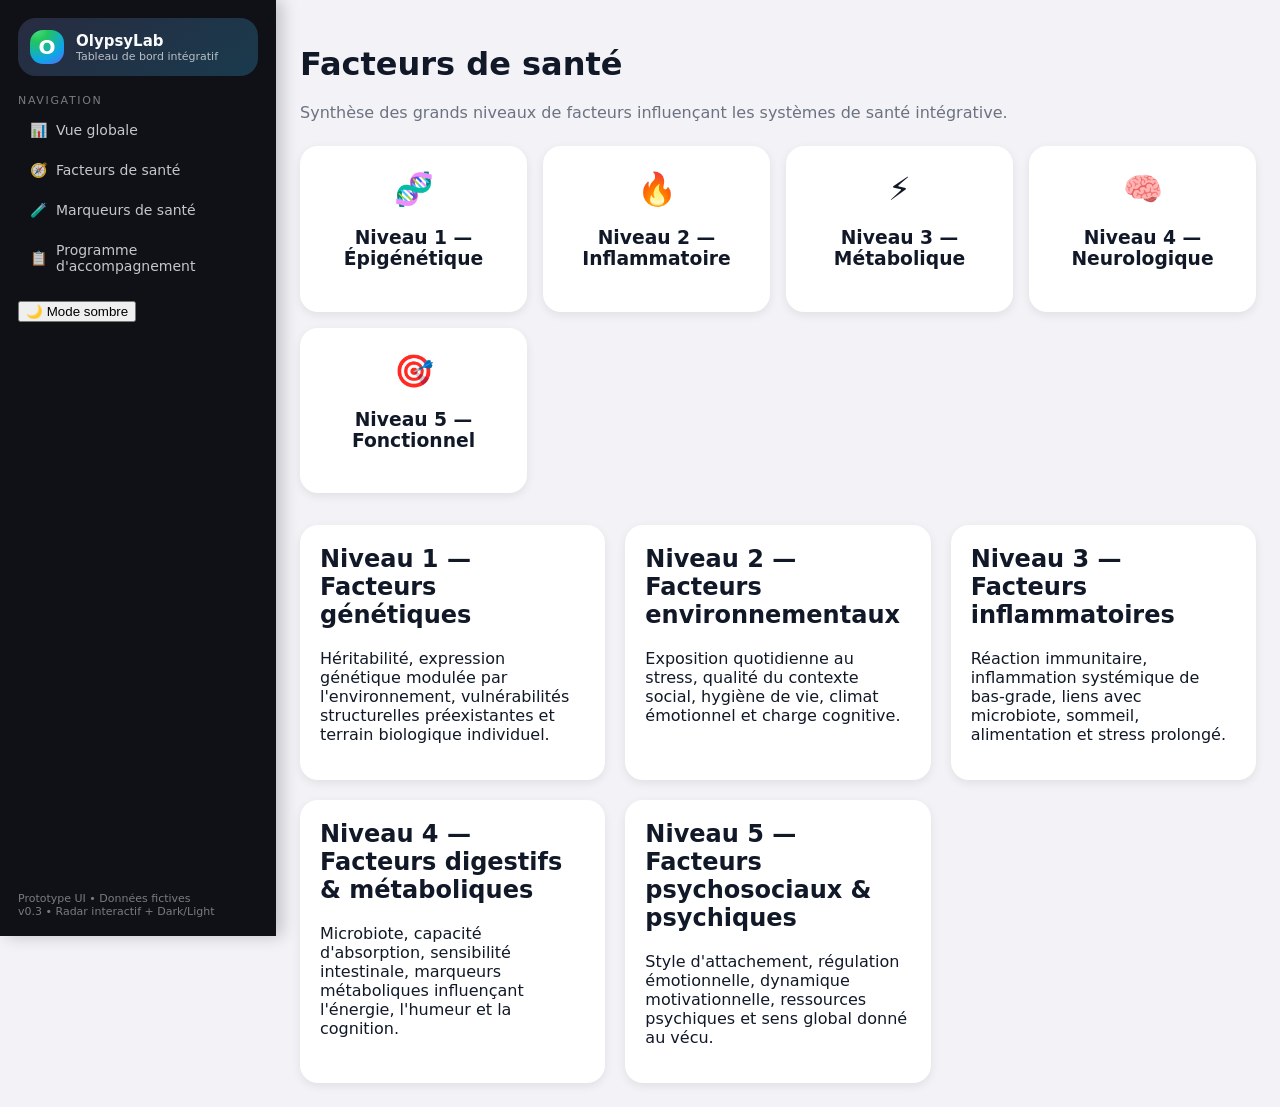
<file: project-root/pages/facteurs.html>
<!DOCTYPE html>
<html lang="fr">
<head>
    <meta charset="UTF-8"/>
    <title>Facteurs — HoliPsy Lab</title>
    <link rel="stylesheet" href="../assets/css/style.css"/>
</head>
<body>
<div class="layout">
    <app-sidebar></app-sidebar>
    <main class="page-content">

            <h1 class="page-title">Facteurs de santé</h1>

            <p style="color:var(--text-secondary); margin-bottom:18px;">
                Synthèse des grands niveaux de facteurs influençant les systèmes de santé intégrative.
            </p>

            <div class="factors-grid">
                <div class="factor-card level-1">
                    <span class="icon">🧬</span>
                    <h3>Niveau 1 — Épigénétique</h3>
                </div>
                <div class="factor-card level-2">
                    <span class="icon">🔥</span>
                    <h3>Niveau 2 — Inflammatoire</h3>
                </div>
                <div class="factor-card level-3">
                    <span class="icon">⚡</span>
                    <h3>Niveau 3 — Métabolique</h3>
                </div>
                <div class="factor-card level-4">
                    <span class="icon">🧠</span>
                    <h3>Niveau 4 — Neurologique</h3>
                </div>
                <div class="factor-card level-5">
                    <span class="icon">🎯</span>
                    <h3>Niveau 5 — Fonctionnel</h3>
                </div>
            </div>

            <div class="factors-text-grid">
                <div class="factor-desc">
                    <h2>Niveau 1 — Facteurs génétiques</h2>
                    <p>
                        Héritabilité, expression génétique modulée par l'environnement, vulnérabilités structurelles
                        préexistantes et terrain biologique individuel.
                    </p>
                </div>
                <div class="factor-desc">
                    <h2>Niveau 2 — Facteurs environnementaux</h2>
                    <p>
                        Exposition quotidienne au stress, qualité du contexte social, hygiène de vie, climat émotionnel et
                        charge cognitive.
                    </p>
                </div>
                <div class="factor-desc">
                    <h2>Niveau 3 — Facteurs inflammatoires</h2>
                    <p>
                        Réaction immunitaire, inflammation systémique de bas-grade, liens avec microbiote, sommeil,
                        alimentation et stress prolongé.
                    </p>
                </div>
                <div class="factor-desc">
                    <h2>Niveau 4 — Facteurs digestifs & métaboliques</h2>
                    <p>
                        Microbiote, capacité d'absorption, sensibilité intestinale, marqueurs métaboliques influençant
                        l'énergie, l'humeur et la cognition.
                    </p>
                </div>
                <div class="factor-desc">
                    <h2>Niveau 5 — Facteurs psychosociaux & psychiques</h2>
                    <p>
                        Style d'attachement, régulation émotionnelle, dynamique motivationnelle, ressources psychiques et
                        sens global donné au vécu.
                    </p>
                </div>
            </div>

    </main>
</div>

<script src="../assets/js/sidebar-component.js"></script>
<script src="../assets/js/global.js"></script>
</body>
</html>
</file>
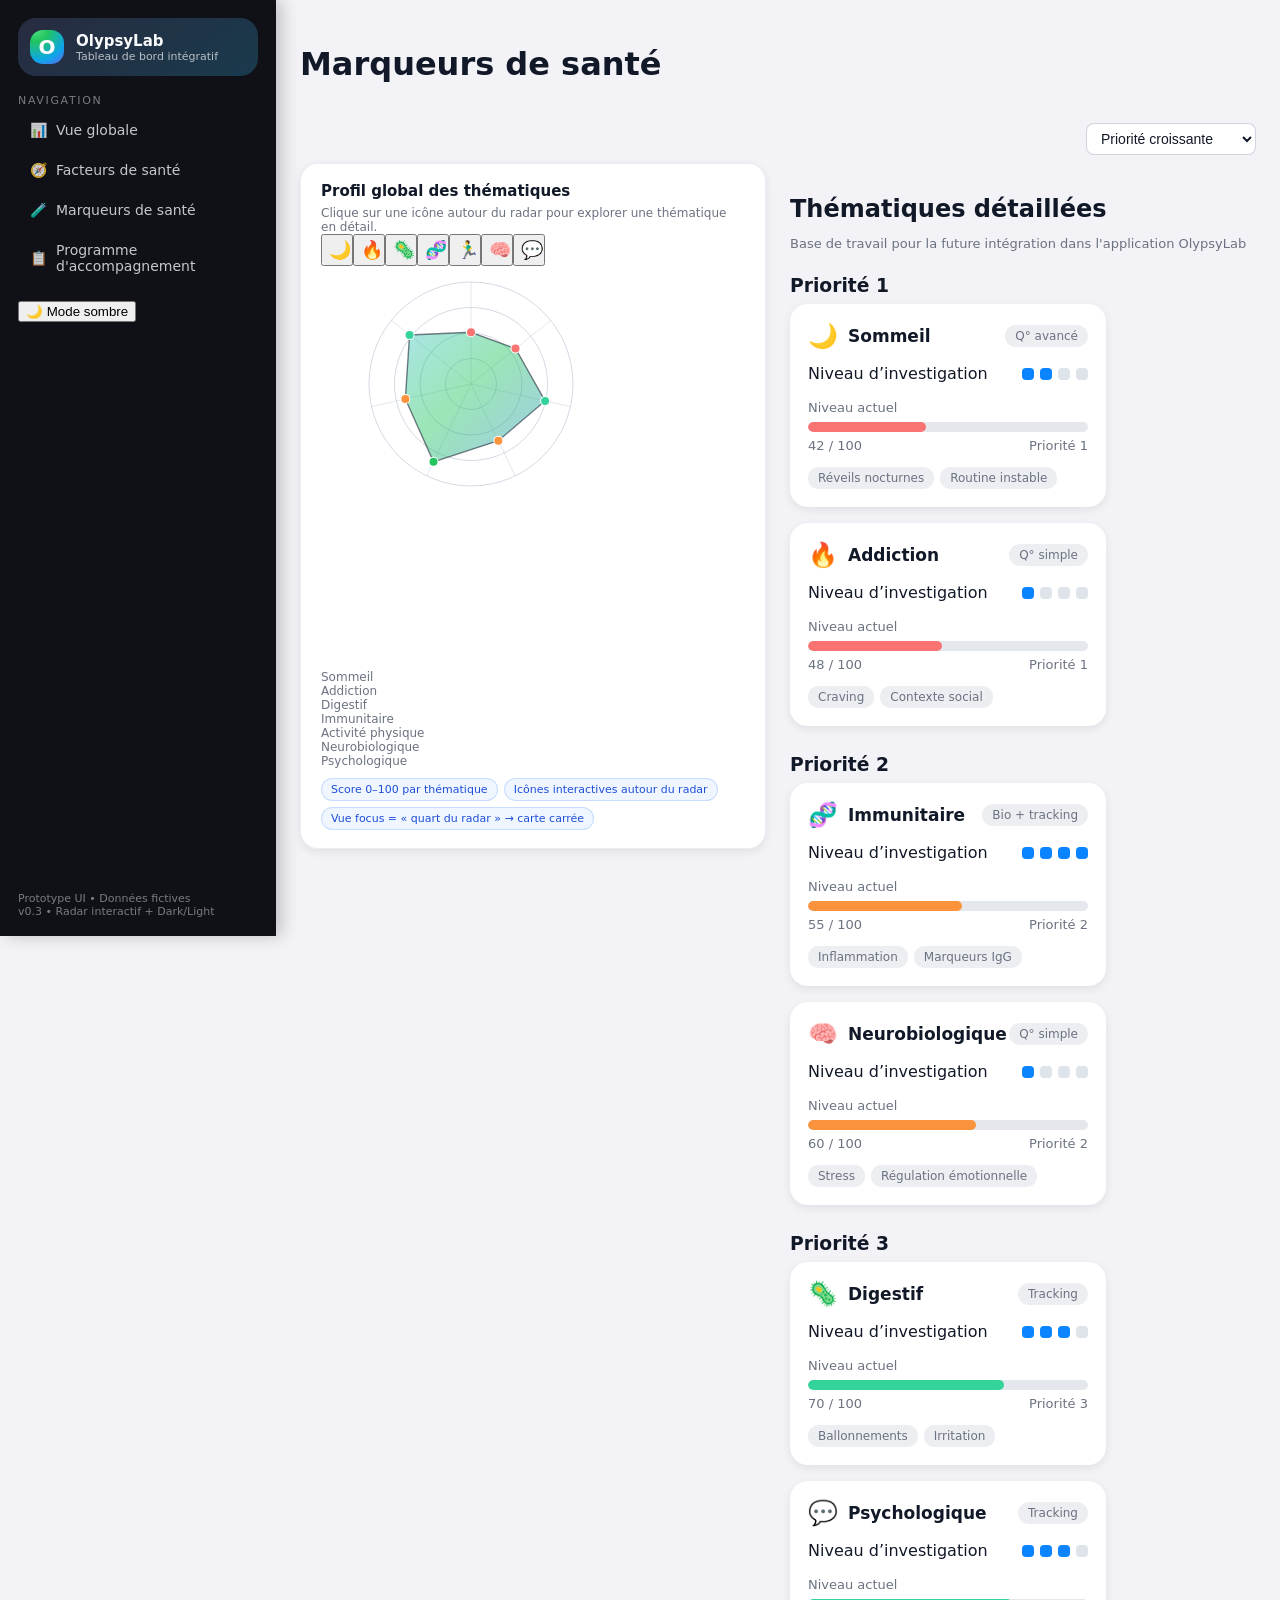
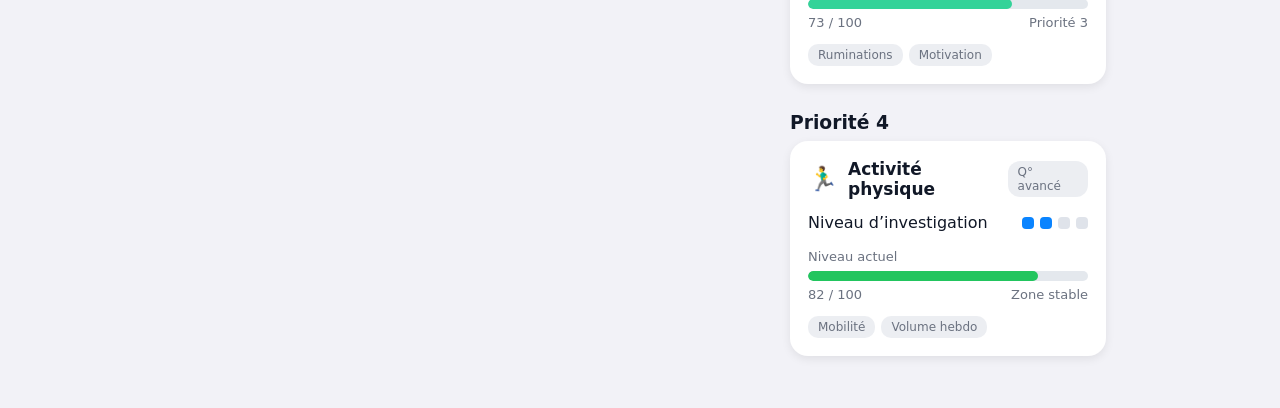
<file: project-root/pages/marqueurs.html>
<!DOCTYPE html>
<html lang="fr">
<head>
    <meta charset="UTF-8"/>
    <title>Marqueurs — HoliPsy Lab</title>
    <link rel="stylesheet" href="../assets/css/style.css"/>
</head>
<body>
<div class="layout">
    <app-sidebar></app-sidebar>
    <main class="page-content">

            <h1 class="page-title">Marqueurs de santé</h1>

            <div class="marqueurs-grid">
                <div class="marqueurs-left">
                    <!-- Radar container -->
                    <div class="card" id="radarCard" style="max-width:480px; margin:auto; margin-top:60px;">
                        <h2>Profil global des thématiques</h2>
                        <p>Clique sur une icône autour du radar pour explorer une thématique en détail.</p>

                        <div class="radar-wrapper">
                            <canvas id="radarCanvas"></canvas>

                            <!-- Icônes autour du radar -->
                            <div class="radar-icons-ring" id="radarIconsRing"></div>

                            <!-- Panneau focus -->
                            <div class="focus-panel" id="focusPanel">
                                <div class="focus-header">
                                    <div class="focus-title-block">
                                        <div class="focus-icon" id="focusIcon">🌙</div>
                                        <div>
                                            <div class="focus-title" id="focusTitle">Sommeil</div>
                                            <div class="focus-chip" id="focusChip">Questionnaire avancé + tracking</div>
                                        </div>
                                    </div>
                                </div>

                                <div class="focus-body" id="focusBody">
                                    Description détaillée de la thématique sélectionnée.
                                </div>

                                <div class="focus-tags" id="focusTags"></div>

                                <div class="focus-metrics" id="focusMetrics"></div>

                                <button class="focus-back-btn" id="focusBackBtn">
                                    ⟵ Retour au radar
                                </button>
                            </div>
                        </div>

                        <div class="radar-legend" id="radarLegend"></div>

                        <div class="pill-row">
                            <span class="small-pill">Score 0–100 par thématique</span>
                            <span class="small-pill">Icônes interactives autour du radar</span>
                            <span class="small-pill">Vue focus = « quart du radar » → carte carrée</span>
                        </div>
                    </div>
                </div>

                <div class="marqueurs-right">
                    <!-- Filtre -->
                    <div style="display:flex; justify-content:flex-end; margin:20px 0;">
                        <select id="priorityFilter" class="priority-select">
                            <option value="asc">Priorité croissante</option>
                            <option value="desc">Priorité décroissante</option>
                        </select>
                    </div>

                    <!-- Grille des thématiques -->
                    <section>
                        <h2 style="margin-bottom:12px;">Thématiques détaillées</h2>
                        <p style="color:var(--text-secondary); font-size:13px; margin-bottom:16px;">
                            Base de travail pour la future intégration dans l'application OlypsyLab
                        </p>

                        <div id="topicGrid"></div>
                    </section>
                </div>
            </div>

    </main>
</div>

<script src="../assets/js/sidebar-component.js"></script>
<script src="../assets/js/global.js"></script>
<script src="../assets/js/radar.js"></script>
</body>
</html>
</file>
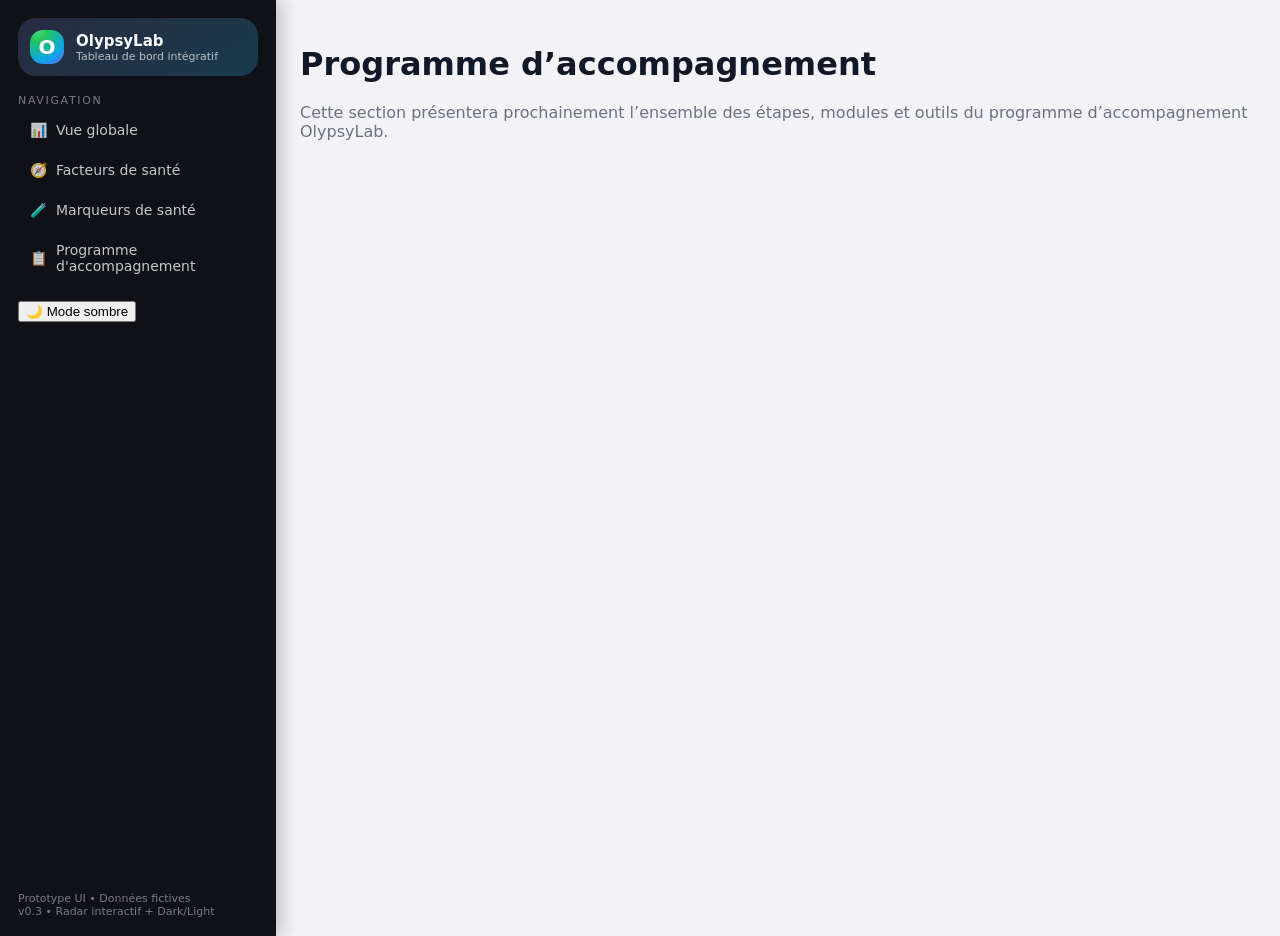
<file: project-root/pages/programme.html>
<!DOCTYPE html>
<html lang="fr">
<head>
    <meta charset="UTF-8"/>
    <title>Programme — HoliPsy Lab</title>
    <link rel="stylesheet" href="../assets/css/style.css"/>
</head>
<body>
<div class="layout">
    <app-sidebar></app-sidebar>
    <main class="page-content">

            <h1 class="page-title">Programme d’accompagnement</h1>

            <!-- contenu -->
            <p style="color:var(--text-secondary); margin-top:10px;">
                Cette section présentera prochainement l’ensemble des étapes, modules et outils du programme
                d’accompagnement OlypsyLab.
            </p>

    </main>
</div>

<script src="../assets/js/sidebar-component.js"></script>
<script src="../assets/js/global.js"></script>
</body>
</html>
</file>
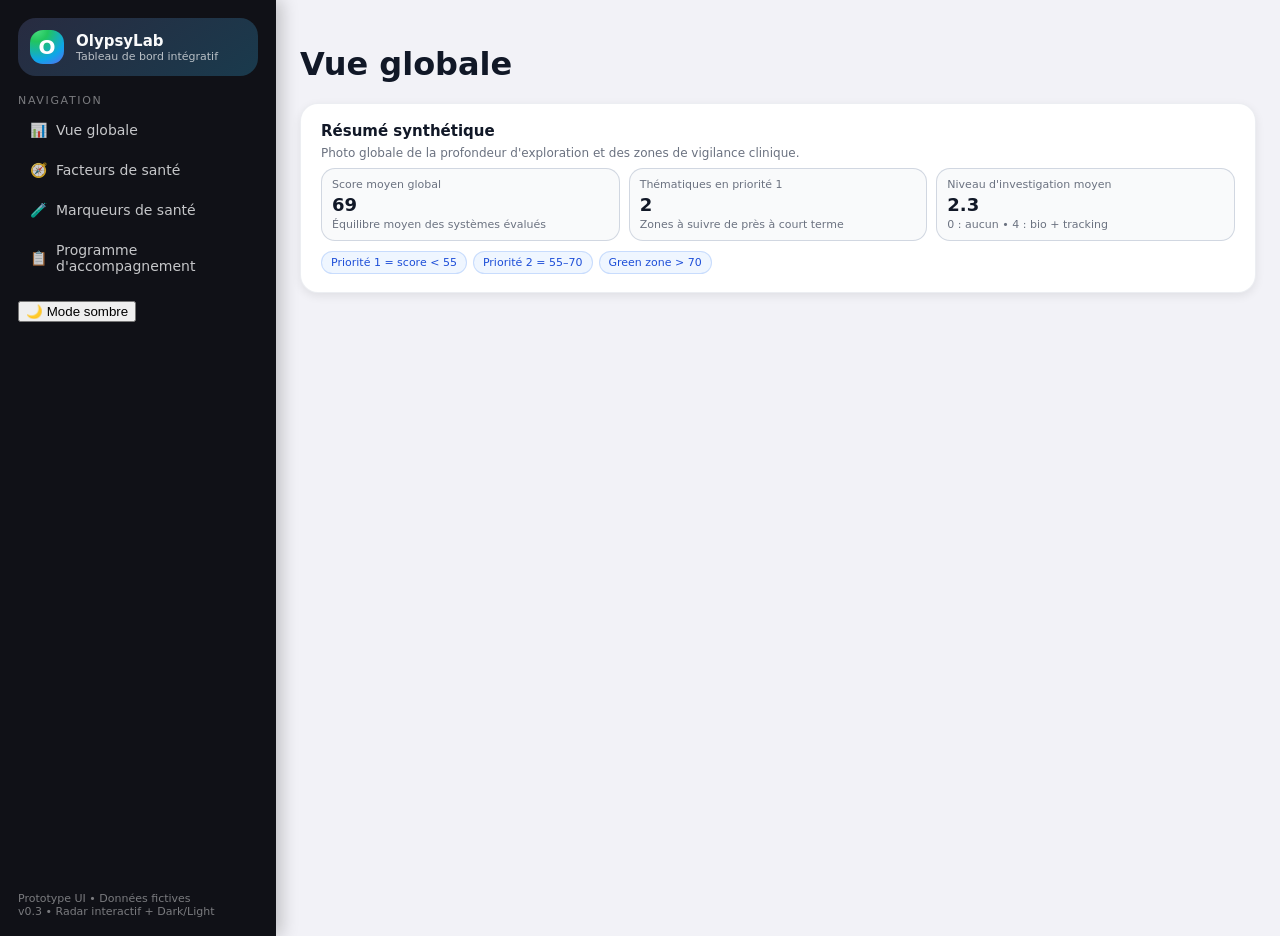
<file: project-root/pages/vue-globale.html>
<!DOCTYPE html>
<html lang="fr">
<head>
    <meta charset="UTF-8"/>
    <link rel="stylesheet" href="../assets/css/style.css"/>
</head>

<body>

<div class="layout">
    <app-sidebar></app-sidebar>
    <main class="page-content">

            <h1 class="page-title">Vue globale</h1>

            <!-- Résumé synthétique -->
            <section class="card">
                <h2>Résumé synthétique</h2>
                <p>Photo globale de la profondeur d'exploration et des zones de vigilance clinique.</p>

                <div class="summary-metrics">
                    <div class="metric">
                        <div class="metric-label">Score moyen global</div>
                        <div class="metric-value" id="globalScore">–</div>
                        <div class="metric-extra">Équilibre moyen des systèmes évalués</div>
                    </div>
                    <div class="metric">
                        <div class="metric-label">Thématiques en priorité 1</div>
                        <div class="metric-value" id="priorityCount">–</div>
                        <div class="metric-extra">Zones à suivre de près à court terme</div>
                    </div>
                    <div class="metric">
                        <div class="metric-label">Niveau d'investigation moyen</div>
                        <div class="metric-value" id="investigationMean">–</div>
                        <div class="metric-extra">0 : aucun • 4 : bio + tracking</div>
                    </div>
                </div>

                <div class="pill-row">
                    <span class="small-pill">Priorité 1 = score &lt; 55</span>
                    <span class="small-pill">Priorité 2 = 55–70</span>
                    <span class="small-pill">Green zone &gt; 70</span>
                </div>
            </section>

    </main>
</div>

<script src="../assets/js/sidebar-component.js"></script>
<script src="../assets/js/global.js"></script>
</body>
</html>
</file>
<file: project-root/assets/css/style.css>
:root {
        --bg: #f2f2f7;
        --bg-elevated: #ffffff;
        --bg-sidebar: #101117;
        --accent: #0a84ff;
        --text-primary: #111827;
        --text-secondary: #6b7280;
    }

    body {
        margin: 0;
        padding: 0;
        font-family: -apple-system, BlinkMacSystemFont, "SF Pro Text", system-ui, sans-serif;
        background: var(--bg);
        color: var(--text-primary);
        overflow-x: hidden;
    }

    h1, h2, h3 {
        font-weight: 600;
        color: var(--text-primary);
    }

    a {
        color: inherit;
        text-decoration: none;
    }

    .app-shell {
        display: flex;
        min-height: 100vh;
    }

    .main-area {
        flex: 1;
        display: flex;
        flex-direction: column;
        min-width: 0;
    }

    .layout {
        display: flex;
        min-height: 100vh;
    }

    .page-content {
        flex: 1;
        padding: 24px;
        overflow-y: auto;
    }

app-sidebar .sidebar {
    width: 240px;
    height: 100vh;
    flex-shrink: 0;
    position: sticky;
    top: 0;
}

    .sidebar {
        width: 240px;
        height: 100vh;
        padding: 18px;
        background: var(--bg-sidebar);
        color: #f9fafb;
        display: flex;
        flex-direction: column;
        gap: 18px;
        box-shadow: 6px 0 16px rgba(0,0,0,0.2);
    }

    .logo-block {
        display: flex;
        align-items: center;
        gap: 12px;
        padding: 12px;
        border-radius: 18px;
        background: linear-gradient(145deg, rgba(148,163,253,0.18), rgba(56,189,248,0.24));
    }

    .logo-icon {
        width: 34px;
        height: 34px;
        border-radius: 13px;
        background: radial-gradient(circle at 20% 0, #4ade80 0, #22c55e 26%, #0ea5e9 70%, #6366f1 100%);
        display: flex;
        align-items: center;
        justify-content: center;
        font-weight: 700;
        font-size: 20px;
        color: white;
    }

    .logo-text-title {
        font-size: 15px;
        font-weight: 600;
    }

    .logo-text-sub {
        font-size: 11px;
        opacity: 0.7;
    }

    .sidebar-section-label {
        font-size: 11px;
        text-transform: uppercase;
        opacity: 0.45;
        letter-spacing: .15em;
        margin-bottom: 6px;
    }

    .sidebar-nav {
        display: flex;
        flex-direction: column;
        gap: 6px;
    }

    .nav-item {
        padding: 9px 12px;
        border-radius: 14px;
        display: flex;
        align-items: center;
        gap: 9px;
        font-size: 14px;
        text-decoration: none;
        color: rgba(249,250,251,0.78);
        transition: 0.2s ease;
    }

    .nav-item:hover {
        background: rgba(148,163,184,0.18);
    }

    .nav-item.active {
        background: linear-gradient(135deg, rgba(59,130,246,0.9), rgba(59,130,246,0.3));
        color: #fff;
    }

    .sidebar-footer {
        margin-top: auto;
        opacity: 0.45;
        font-size: 11px;
    }

    .page-wrapper {
        padding: 24px;
        width: 100%;
    }

    .page-title {
        font-size: 32px;
        font-weight: 700;
        margin-bottom: 20px;
    }

    .band-cards {
        display: flex;
        flex-wrap: wrap;
        gap: 16px;
        margin-bottom: 28px;
    }

    .topic-card {
        width: 280px;
        background: var(--bg-elevated);
        border-radius: 18px;
        padding: 18px;
        box-shadow: 0 3px 10px rgba(0,0,0,0.08);
        display: flex;
        flex-direction: column;
        gap: 14px;
        transition: transform .18s ease, box-shadow .18s ease;
    }

    .topic-card:hover {
        transform: translateY(-4px);
        box-shadow: 0 6px 18px rgba(0,0,0,0.12);
    }

    .topic-header {
        display: flex;
        align-items: center;
        justify-content: space-between;
    }

    .topic-title-block {
        display: flex;
        align-items: center;
        gap: 10px;
    }

    .topic-icon {
        font-size: 24px;
    }

    .topic-name {
        font-size: 17px;
        font-weight: 600;
    }

    .topic-chip {
        padding: 4px 10px;
        font-size: 12px;
        border-radius: 12px;
        background: rgba(148,163,184,0.18);
        color: var(--text-secondary);
    }

    .investigation-row {
        display: flex;
        justify-content: space-between;
        align-items: center;
    }

    .steps {
        display: flex;
        gap: 6px;
    }

    .step {
        width: 12px;
        height: 12px;
        border-radius: 4px;
        background: rgba(148,163,184,0.3);
    }

    .step.active {
        background: var(--accent);
    }

    .score-row span {
        font-size: 13px;
        color: var(--text-secondary);
    }

    .score-bar {
        width: 100%;
        height: 10px;
        border-radius: 10px;
        background: rgba(148,163,184,0.25);
        overflow: hidden;
        margin: 6px 0;
    }

    .score-fill {
        height: 100%;
        border-radius: 10px;
        transition: width 0.9s cubic-bezier(.22,.61,.36,1);
    }

    .score-label-row {
        display: flex;
        justify-content: space-between;
        font-size: 13px;
        margin-top: 4px;
    }

    .tags {
        display: flex;
        flex-wrap: wrap;
        gap: 6px;
    }

    .tag {
        padding: 4px 10px;
        font-size: 12px;
        border-radius: 10px;
        background: rgba(148,163,184,0.18);
        color: var(--text-secondary);
    }

    .radar-section {
        margin-top: 20px;
        display: flex;
        gap: 32px;
        align-items: flex-start;
    }

    .radar-wrapper {
        position: relative;
        width: 420px;
        height: 420px;
    }

    .radar-icons-layer {
        position: absolute;
        top: 0;
        left: 0;
        width: 420px;
        height: 420px;
        pointer-events: none;
    }

    .radar-icon {
        position: absolute;
        width: 38px;
        height: 38px;
        background: var(--bg-elevated);
        border-radius: 12px;
        display: flex;
        align-items: center;
        justify-content: center;
        font-size: 20px;
        cursor: pointer;
        pointer-events: auto;
        box-shadow: 0 2px 8px rgba(0,0,0,0.18);
        transition: transform 0.15s ease;
    }

    .radar-icon:hover {
        transform: scale(1.12);
    }

    .focus-panel {
        width: 280px;
        min-height: 200px;
        background: var(--bg-elevated);
        border-radius: 16px;
        padding: 20px;
        box-shadow: 0 4px 18px rgba(0,0,0,0.14);
        opacity: 0;
        transform: translateY(12px);
        transition: opacity .25s ease, transform .25s ease;
    }

    .focus-panel.visible {
        opacity: 1;
        transform: translateY(0);
    }

    .focus-panel h2 {
        font-size: 22px;
        margin-bottom: 12px;
    }

    .focus-panel p {
        font-size: 14px;
        line-height: 1.45;
        color: var(--text-secondary);
        margin-bottom: 14px;
    }

    .focus-tags {
        display: flex;
        flex-wrap: wrap;
        gap: 6px;
        margin-bottom: 16px;
    }

    .focus-tags .tag {
        padding: 5px 10px;
        font-size: 13px;
        border-radius: 12px;
        background: rgba(148,163,184,0.18);
    }

    .focus-close {
        padding: 8px 14px;
        font-size: 13px;
        border-radius: 10px;
        background: var(--accent);
        color: white;
        border: none;
        cursor: pointer;
    }

    /* CARD */
    .card {
        background: var(--bg-elevated);
        border-radius: 18px;
        padding: 18px 20px;
        box-shadow: 0 3px 10px rgba(0,0,0,0.08);
        border: 1px solid rgba(148,163,184,0.18);
    }

    .card h2 {
        margin: 0 0 6px;
        font-size: 15px;
        font-weight: 600;
    }

    .card p {
        margin: 0;
        font-size: 12px;
        color: var(--text-secondary);
    }

    /* SUMMARY METRICS */
    .summary-metrics {
        margin-top: 8px;
        display: grid;
        grid-template-columns: repeat(auto-fit, minmax(110px, 1fr));
        gap: 9px;
    }

    .metric {
        padding: 9px 10px;
        border-radius: 14px;
        background: #f9fafb;
        border: 1px solid rgba(148,163,184,0.4);
        display: flex;
        flex-direction: column;
        gap: 3px;
    }

    .metric-label {
        font-size: 11px;
        color: var(--text-secondary);
    }

    .metric-value {
        font-size: 18px;
        font-weight: 600;
    }

    .metric-extra {
        font-size: 11px;
        color: var(--text-secondary);
    }

    /* PILL ROW */
    .pill-row {
        margin-top: 10px;
        display: flex;
        flex-wrap: wrap;
        gap: 6px;
    }

    .small-pill {
        font-size: 11px;
        padding: 4px 9px;
        border-radius: 999px;
        background: #eff6ff;
        color: #1d4ed8;
        border: 1px solid rgba(59,130,246,0.22);
    }

    /* PRIORITY SELECT */
    .priority-select {
        padding: 6px 10px;
        border-radius: 8px;
        border: 1px solid rgba(148,163,184,0.45);
        background: var(--bg-elevated);
        color: var(--text-primary);
        font-size: 14px;
    }

    /* FACTEURS PAGE */
    .factors-grid {
        display: grid;
        grid-template-columns: repeat(auto-fit, minmax(200px, 1fr));
        gap: 16px;
        margin: 24px 0;
    }

    .factor-card {
        background: var(--bg-elevated);
        border-radius: 18px;
        padding: 24px;
        box-shadow: 0 3px 10px rgba(0,0,0,0.08);
        text-align: center;
    }

    .factor-card .icon {
        font-size: 32px;
        margin-bottom: 12px;
        display: block;
    }

    .factors-text-grid {
        display: grid;
        grid-template-columns: repeat(auto-fit, minmax(280px, 1fr));
        gap: 20px;
        margin-top: 32px;
    }

    .factor-desc {
        background: var(--bg-elevated);
        border-radius: 18px;
        padding: 20px;
        box-shadow: 0 3px 10px rgba(0,0,0,0.08);
    }

    .factor-desc h2 {
        margin-top: 0;
    }

    /* MARQUEURS PAGE */
    .marqueurs-grid {
        display: grid;
        grid-template-columns: 1fr 1fr;
        gap: 24px;
    }

    .marqueurs-left, .marqueurs-right {
        display: flex;
        flex-direction: column;
    }

    .radar-icons-ring {
        position: absolute;
        top: 0;
        left: 0;
        width: 100%;
        height: 100%;
        pointer-events: none;
    }

    .focus-header {
        margin-bottom: 16px;
    }

    .focus-title-block {
        display: flex;
        align-items: center;
        gap: 12px;
    }

    .focus-icon {
        font-size: 32px;
    }

    .focus-title {
        font-size: 20px;
        font-weight: 600;
    }

    .focus-chip {
        font-size: 12px;
        color: var(--text-secondary);
    }

    .focus-body {
        margin: 16px 0;
        line-height: 1.6;
    }

    .focus-metrics {
        margin: 16px 0;
    }

    .focus-back-btn {
        padding: 10px 16px;
        border-radius: 10px;
        background: var(--accent);
        color: white;
        border: none;
        cursor: pointer;
        font-size: 14px;
    }

    .focus-back-btn:hover {
        opacity: 0.9;
    }

    .radar-legend {
        margin-top: 16px;
        font-size: 12px;
        color: var(--text-secondary);
    }
</file>
